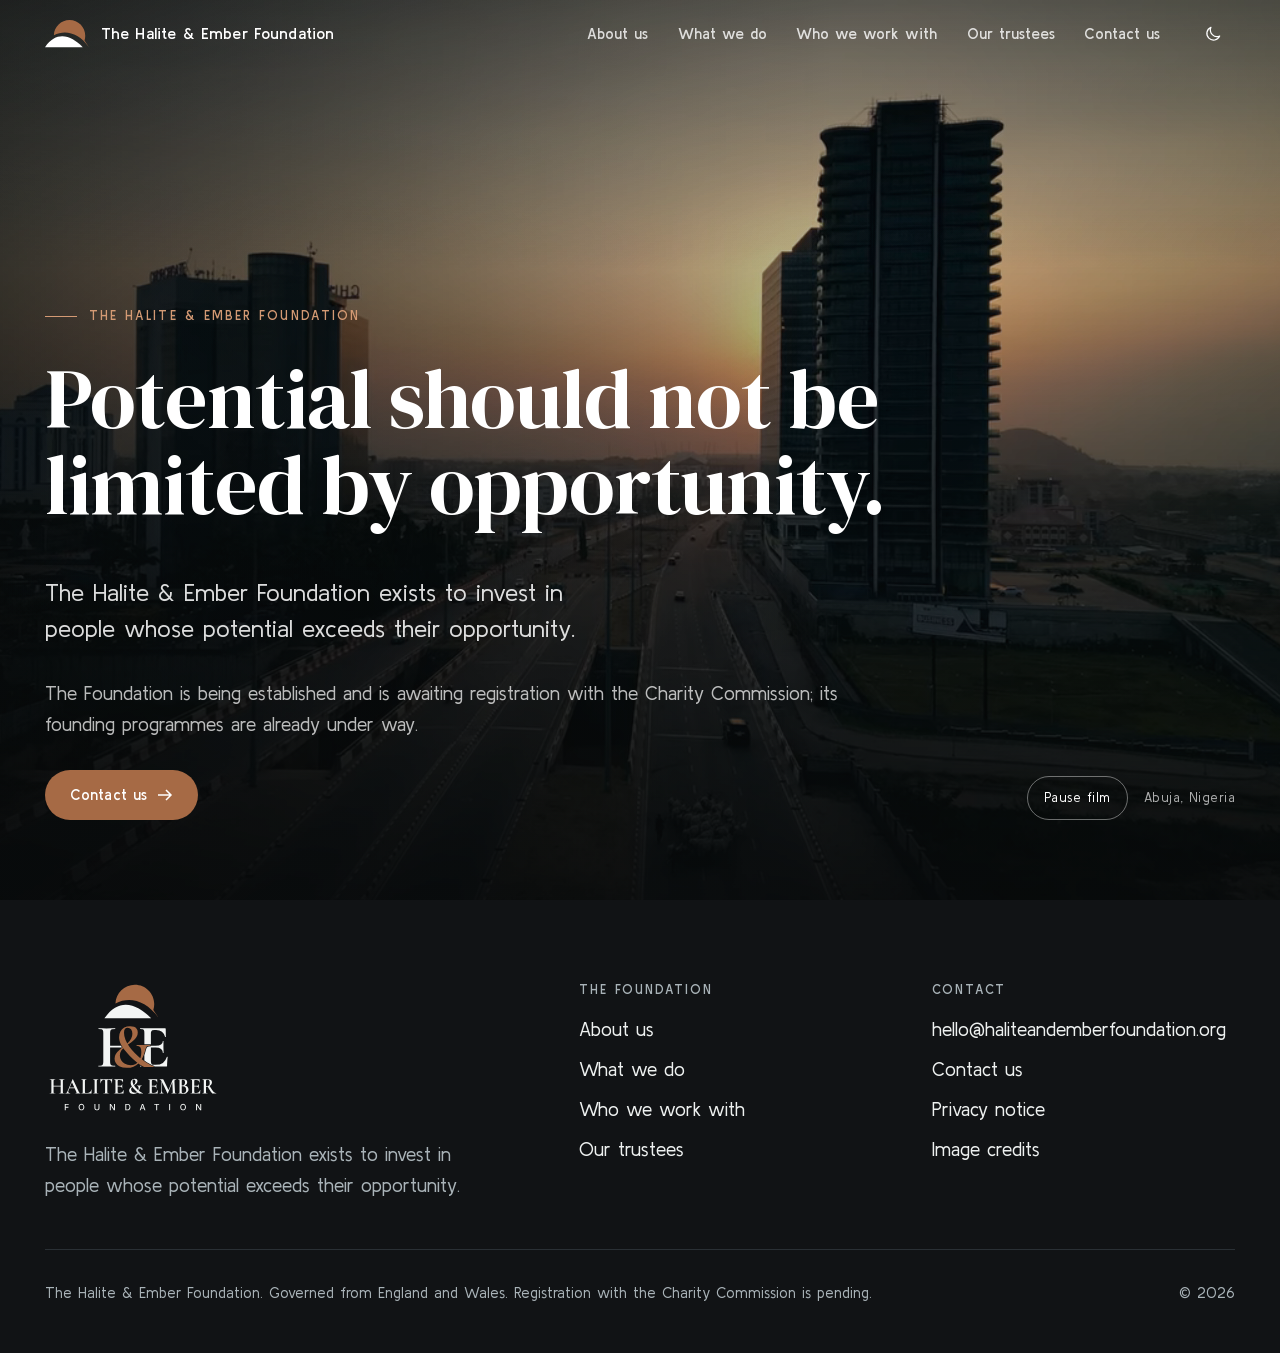
<file: index.html>
<!DOCTYPE html>
<html lang="en-GB">
<head>
<meta charset="utf-8">
<meta name="viewport" content="width=device-width, initial-scale=1">
<title>The Halite &amp; Ember Foundation</title>
<meta name="description" content="The Halite &amp; Ember Foundation exists to invest in people whose potential exceeds their opportunity. Governed from England and Wales, with Nigeria as its first operating country.">
<link rel="canonical" href="https://haliteandemberfoundation.org/">
<meta property="og:type" content="website">
<meta property="og:site_name" content="The Halite &amp; Ember Foundation">
<meta property="og:title" content="The Halite &amp; Ember Foundation">
<meta property="og:description" content="The Halite &amp; Ember Foundation exists to invest in people whose potential exceeds their opportunity.">
<meta property="og:url" content="https://haliteandemberfoundation.org/">
<meta property="og:image" content="https://haliteandemberfoundation.org/assets/img/bridge-night-1600.webp">
<meta name="theme-color" content="#111315">
<link rel="icon" href="/favicon.ico" sizes="32x32">
<link rel="icon" href="/favicon.svg" type="image/svg+xml">
<link rel="apple-touch-icon" href="/apple-touch-icon.png">
<link rel="preload" href="/assets/fonts/dm-serif-display-400.woff2" as="font" type="font/woff2" crossorigin>
<link rel="preload" href="/assets/fonts/kulim-park-400.woff2" as="font" type="font/woff2" crossorigin>
<link rel="preload" as="image" href="/assets/img/abuja-sunset-1600.webp" imagesrcset="/assets/img/abuja-sunset-800.webp 800w, /assets/img/abuja-sunset-1600.webp 1600w, /assets/img/abuja-sunset-2400.webp 2400w" imagesizes="100vw">
<link rel="stylesheet" href="/assets/css/site.css">
<script>try{var t=localStorage.getItem("hef-theme");if(t==="light"||t==="dark")document.documentElement.dataset.theme=t}catch(e){}</script>
<script src="/assets/js/site.js" defer></script>
</head>
<body>
<a class="skip-link" href="#main">Skip to content</a>

<header class="site-header site-header--overlay">
  <div class="wrap header-inner">
    <a class="brand" href="/" aria-label="The Halite &amp; Ember Foundation, home">
      <svg class="brand-mark" viewBox="0 0 188.3 116" aria-hidden="true"><path fill="#a66a45" d="M188.3 116L169.07 87.41C171.1 81.01 172.2 74.18 172.2 67.1C172.2 30.04 142.16 0 105.1 0C68.8 0 39.23 28.82 38.04 64.83C87.23 40.39 142.87 53.94 188.3 116Z"/><path fill="currentColor" d="M0 116C53.24 41.14 113.25 69.02 161.5 116Z"/></svg>
      <span>The Halite &amp; Ember <span class="brand-name-long">Foundation</span></span>
    </a>
    <nav aria-label="Main">
      <ul class="nav-list">
        <li><a class="nav-link" href="/about/">About us</a></li>
        <li><a class="nav-link" href="/programmes/">What we do</a></li>
        <li><a class="nav-link" href="/partners/">Who we work with</a></li>
        <li><a class="nav-link" href="/governance/">Our trustees</a></li>
        <li><a class="nav-link" href="/contact/">Contact us</a></li>
      </ul>
    </nav>
    <button class="icon-button theme-toggle" type="button" aria-label="Switch theme">
      <svg class="icon-moon" viewBox="0 0 24 24" aria-hidden="true"><path d="M20 14.5A8 8 0 0 1 9.5 4a8 8 0 1 0 10.5 10.5Z" fill="none" stroke="currentColor" stroke-width="1.5" stroke-linejoin="round"/></svg>
      <svg class="icon-sun" viewBox="0 0 24 24" aria-hidden="true"><circle cx="12" cy="12" r="4" fill="none" stroke="currentColor" stroke-width="1.5"/><path d="M12 2.5v2M12 19.5v2M2.5 12h2M19.5 12h2M5.3 5.3l1.4 1.4M17.3 17.3l1.4 1.4M5.3 18.7l1.4-1.4M17.3 6.7l1.4-1.4" stroke="currentColor" stroke-width="1.5" stroke-linecap="round"/></svg>
    </button>
    <button class="icon-button menu-toggle" type="button" aria-expanded="false" aria-controls="menu" aria-label="Open menu">
      <span class="bars" aria-hidden="true"><span class="bar"></span><span class="bar"></span></span>
    </button>
  </div>
</header>

<div class="menu" id="menu">
  <nav aria-label="Main, small screens">
    <ol class="menu-list">
      <li><a href="/about/"><span>01</span>About us</a></li>
      <li><a href="/programmes/"><span>02</span>What we do</a></li>
      <li><a href="/partners/"><span>03</span>Who we work with</a></li>
      <li><a href="/governance/"><span>04</span>Our trustees</a></li>
      <li><a href="/contact/"><span>05</span>Contact us</a></li>
    </ol>
  </nav>
  <div class="menu-foot">
    <p>Write to us</p>
    <a href="mailto:hello@haliteandemberfoundation.org">hello@haliteandemberfoundation.org</a>
  </div>
</div>

<main id="main">
  <section class="hero" aria-labelledby="hero-title">
    <div class="hero-media">
      <img src="/assets/img/abuja-sunset-1600.webp"
           srcset="/assets/img/abuja-sunset-800.webp 800w, /assets/img/abuja-sunset-1600.webp 1600w, /assets/img/abuja-sunset-2400.webp 2400w"
           sizes="100vw" width="2400" height="1350" fetchpriority="high"
           alt="The sun setting between tall buildings above a wide road in Abuja">
      <video class="hero-video" muted loop playsinline preload="none" aria-hidden="true" tabindex="-1" hidden>
        <source data-src="/assets/video/abuja-sunset-720.webm" type="video/webm">
        <source data-src="/assets/video/abuja-sunset-720.mp4" type="video/mp4">
      </video>
    </div>
    <div class="wrap">
      <div class="hero-content">
        <p class="eyebrow">The Halite &amp; Ember Foundation</p>
        <h1 id="hero-title">Potential should not be limited by opportunity.</h1>
        <p class="hero-mission">The Halite &amp; Ember Foundation exists to invest in people whose potential exceeds their opportunity.</p>
        <p class="hero-status">The Foundation is being established and is awaiting registration with the Charity Commission; its founding programmes are already under way.</p>
      </div>
      <div class="hero-foot">
        <div class="actions">
          <a class="button button--copper" href="/contact/">Contact us <svg class="arrow" width="16" height="16" viewBox="0 0 16 16" aria-hidden="true"><path d="M1 8h13M9 3l5 5-5 5" fill="none" stroke="currentColor" stroke-width="1.5"/></svg></a>
        </div>
        <div class="hero-note">
          <button class="film-toggle" type="button" hidden>Pause film</button>
          <p class="caption">Abuja, Nigeria</p>
        </div>
      </div>
    </div>
  </section>
</main>

<footer class="site-footer">
  <div class="wrap">
    <div class="footer-top">
      <div class="footer-about">
        <a class="footer-logo" href="/">
          <img src="/assets/img/brand/logo-stacked-reversed.svg" width="176" height="135" alt="The Halite &amp; Ember Foundation" loading="lazy">
        </a>
        <p class="footer-mission">The Halite &amp; Ember Foundation exists to invest in people whose potential exceeds their opportunity.</p>
      </div>
      <nav aria-label="Footer">
        <p class="footer-heading">The Foundation</p>
        <ul class="footer-links">
          <li><a href="/about/">About us</a></li>
          <li><a href="/programmes/">What we do</a></li>
          <li><a href="/partners/">Who we work with</a></li>
          <li><a href="/governance/">Our trustees</a></li>
        </ul>
      </nav>
      <div>
        <p class="footer-heading">Contact</p>
        <ul class="footer-links">
          <li><a href="mailto:hello@haliteandemberfoundation.org">hello@haliteandemberfoundation.org</a></li>
          <li><a href="/contact/">Contact us</a></li>
          <li><a href="/privacy/">Privacy notice</a></li>
          <li><a href="/credits/">Image credits</a></li>
        </ul>
      </div>
    </div>
    <div class="footer-legal">
      <!-- Charity number: when registration is complete, replace the line below with the registered status line and number. -->
      <p>The Halite &amp; Ember Foundation. Governed from England and Wales. Registration with the Charity Commission is pending.</p>
      <p>&copy; 2026</p>
    </div>
  </div>
</footer>
</body>
</html>
</file>
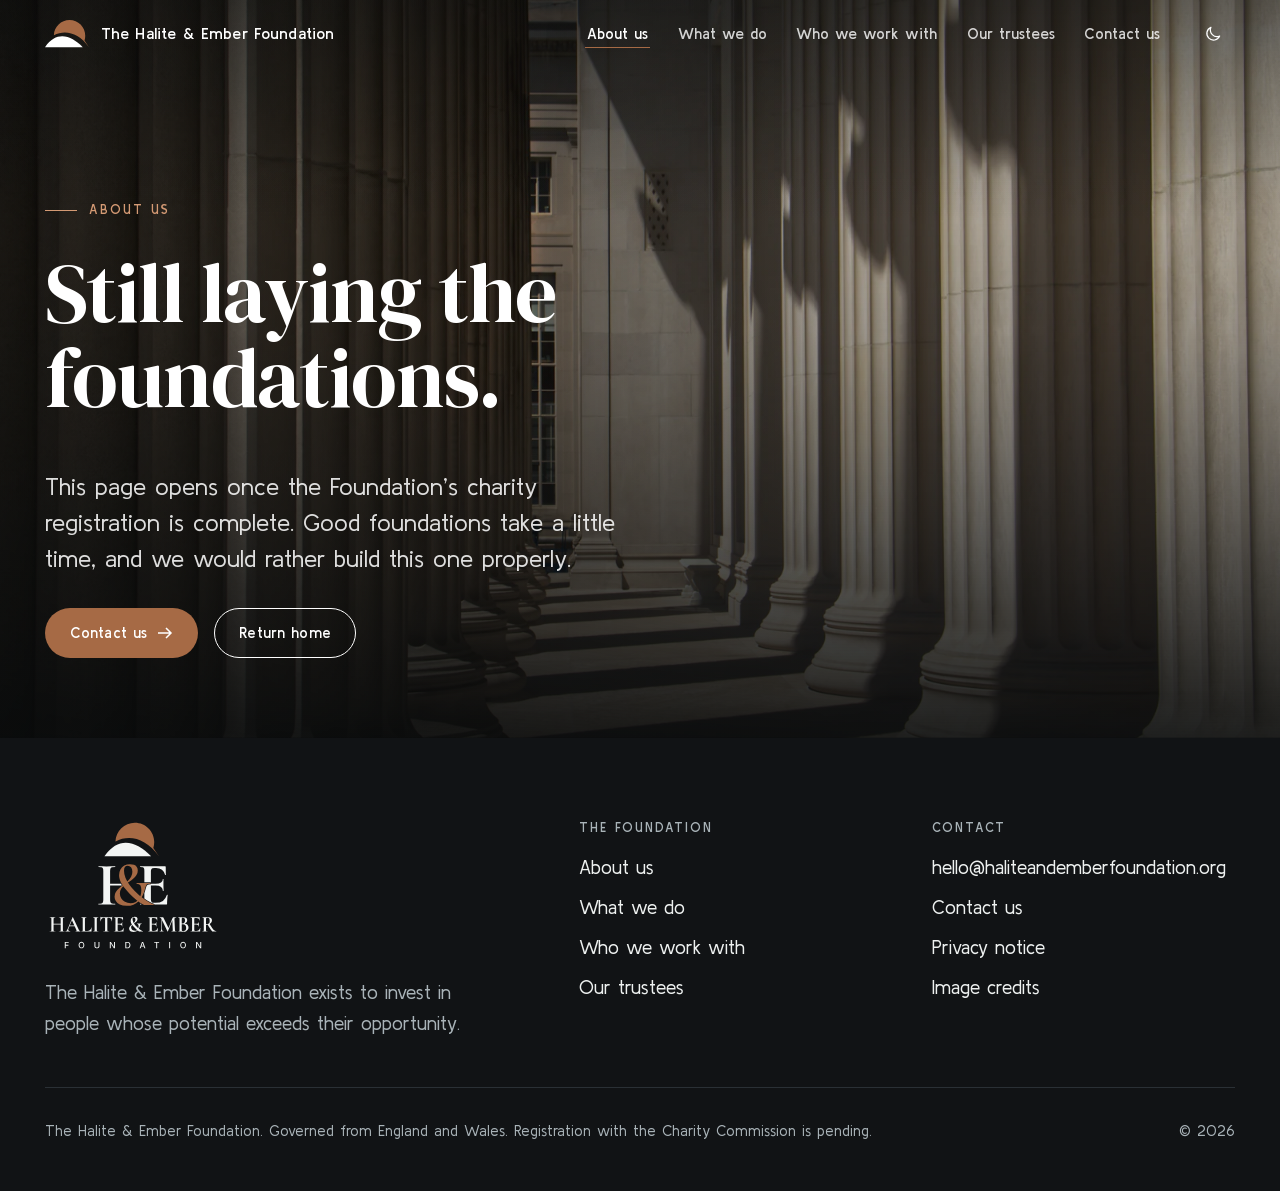
<file: about/index.html>
<!DOCTYPE html>
<html lang="en-GB">
<head>
<meta charset="utf-8">
<meta name="viewport" content="width=device-width, initial-scale=1">
<title>About us &bull; The Halite &amp; Ember Foundation</title>
<meta name="description" content="The About page of the Halite &amp; Ember Foundation opens once its charity registration is complete.">
<link rel="canonical" href="https://haliteandemberfoundation.org/about/">
<meta property="og:type" content="website">
<meta property="og:site_name" content="The Halite &amp; Ember Foundation">
<meta property="og:title" content="About &bull; The Halite &amp; Ember Foundation">
<meta property="og:description" content="Still laying the foundations.">
<meta property="og:url" content="https://haliteandemberfoundation.org/about/">
<meta property="og:image" content="https://haliteandemberfoundation.org/assets/img/colonnade-1600.webp">
<meta name="robots" content="noindex">
<meta name="theme-color" content="#111315">
<link rel="icon" href="/favicon.ico" sizes="32x32">
<link rel="icon" href="/favicon.svg" type="image/svg+xml">
<link rel="apple-touch-icon" href="/apple-touch-icon.png">
<link rel="preload" href="/assets/fonts/dm-serif-display-400.woff2" as="font" type="font/woff2" crossorigin>
<link rel="preload" href="/assets/fonts/kulim-park-400.woff2" as="font" type="font/woff2" crossorigin>
<link rel="stylesheet" href="/assets/css/site.css">
<script>try{var t=localStorage.getItem("hef-theme");if(t==="light"||t==="dark")document.documentElement.dataset.theme=t}catch(e){}</script>
<script src="/assets/js/site.js" defer></script>
</head>
<body>
<a class="skip-link" href="#main">Skip to content</a>

<header class="site-header site-header--overlay">
  <div class="wrap header-inner">
    <a class="brand" href="/" aria-label="The Halite &amp; Ember Foundation, home">
      <svg class="brand-mark" viewBox="0 0 188.3 116" aria-hidden="true"><path fill="#a66a45" d="M188.3 116L169.07 87.41C171.1 81.01 172.2 74.18 172.2 67.1C172.2 30.04 142.16 0 105.1 0C68.8 0 39.23 28.82 38.04 64.83C87.23 40.39 142.87 53.94 188.3 116Z"/><path fill="currentColor" d="M0 116C53.24 41.14 113.25 69.02 161.5 116Z"/></svg>
      <span>The Halite &amp; Ember <span class="brand-name-long">Foundation</span></span>
    </a>
    <nav aria-label="Main">
      <ul class="nav-list">
        <li><a class="nav-link" href="/about/" aria-current="page">About us</a></li>
        <li><a class="nav-link" href="/programmes/">What we do</a></li>
        <li><a class="nav-link" href="/partners/">Who we work with</a></li>
        <li><a class="nav-link" href="/governance/">Our trustees</a></li>
        <li><a class="nav-link" href="/contact/">Contact us</a></li>
      </ul>
    </nav>
    <button class="icon-button theme-toggle" type="button" aria-label="Switch theme">
      <svg class="icon-moon" viewBox="0 0 24 24" aria-hidden="true"><path d="M20 14.5A8 8 0 0 1 9.5 4a8 8 0 1 0 10.5 10.5Z" fill="none" stroke="currentColor" stroke-width="1.5" stroke-linejoin="round"/></svg>
      <svg class="icon-sun" viewBox="0 0 24 24" aria-hidden="true"><circle cx="12" cy="12" r="4" fill="none" stroke="currentColor" stroke-width="1.5"/><path d="M12 2.5v2M12 19.5v2M2.5 12h2M19.5 12h2M5.3 5.3l1.4 1.4M17.3 17.3l1.4 1.4M5.3 18.7l1.4-1.4M17.3 6.7l1.4-1.4" stroke="currentColor" stroke-width="1.5" stroke-linecap="round"/></svg>
    </button>
    <button class="icon-button menu-toggle" type="button" aria-expanded="false" aria-controls="menu" aria-label="Open menu">
      <span class="bars" aria-hidden="true"><span class="bar"></span><span class="bar"></span></span>
    </button>
  </div>
</header>

<div class="menu" id="menu">
  <nav aria-label="Main, small screens">
    <ol class="menu-list">
      <li><a href="/about/" aria-current="page"><span>01</span>About us</a></li>
      <li><a href="/programmes/"><span>02</span>What we do</a></li>
      <li><a href="/partners/"><span>03</span>Who we work with</a></li>
      <li><a href="/governance/"><span>04</span>Our trustees</a></li>
      <li><a href="/contact/"><span>05</span>Contact us</a></li>
    </ol>
  </nav>
  <div class="menu-foot">
    <p>Write to us</p>
    <a href="mailto:hello@haliteandemberfoundation.org">hello@haliteandemberfoundation.org</a>
  </div>
</div>

<main id="main">
  <section class="hero hero--page" aria-labelledby="page-title">
    <div class="hero-media">
      <img src="/assets/img/colonnade-1600.webp"
           srcset="/assets/img/colonnade-800.webp 800w, /assets/img/colonnade-1600.webp 1600w, /assets/img/colonnade-2400.webp 2400w"
           sizes="100vw" width="2400" height="1600" fetchpriority="high"
           alt="A row of stone columns casting long shadows in the sun">
    </div>
    <div class="wrap">
      <div class="hero-content">
        <p class="eyebrow">About us</p>
        <h1 id="page-title">Still laying the foundations.</h1>
        <p class="hero-mission">This page opens once the Foundation&rsquo;s charity registration is complete. Good foundations take a little time, and we would rather build this one properly.</p>
        <div class="actions">
          <a class="button button--copper" href="/contact/">Contact us <svg class="arrow" width="16" height="16" viewBox="0 0 16 16" aria-hidden="true"><path d="M1 8h13M9 3l5 5-5 5" fill="none" stroke="currentColor" stroke-width="1.5"/></svg></a>
          <a class="button button--ghost" href="/">Return home</a>
        </div>
      </div>
    </div>
  </section>
</main>

<footer class="site-footer">
  <div class="wrap">
    <div class="footer-top">
      <div class="footer-about">
        <a class="footer-logo" href="/">
          <img src="/assets/img/brand/logo-stacked-reversed.svg" width="176" height="135" alt="The Halite &amp; Ember Foundation" loading="lazy">
        </a>
        <p class="footer-mission">The Halite &amp; Ember Foundation exists to invest in people whose potential exceeds their opportunity.</p>
      </div>
      <nav aria-label="Footer">
        <p class="footer-heading">The Foundation</p>
        <ul class="footer-links">
          <li><a href="/about/">About us</a></li>
          <li><a href="/programmes/">What we do</a></li>
          <li><a href="/partners/">Who we work with</a></li>
          <li><a href="/governance/">Our trustees</a></li>
        </ul>
      </nav>
      <div>
        <p class="footer-heading">Contact</p>
        <ul class="footer-links">
          <li><a href="mailto:hello@haliteandemberfoundation.org">hello@haliteandemberfoundation.org</a></li>
          <li><a href="/contact/">Contact us</a></li>
          <li><a href="/privacy/">Privacy notice</a></li>
          <li><a href="/credits/">Image credits</a></li>
        </ul>
      </div>
    </div>
    <div class="footer-legal">
      <!-- Charity number: when registration is complete, replace the line below with the registered status line and number. -->
      <p>The Halite &amp; Ember Foundation. Governed from England and Wales. Registration with the Charity Commission is pending.</p>
      <p>&copy; 2026</p>
    </div>
  </div>
</footer>
</body>
</html>
</file>
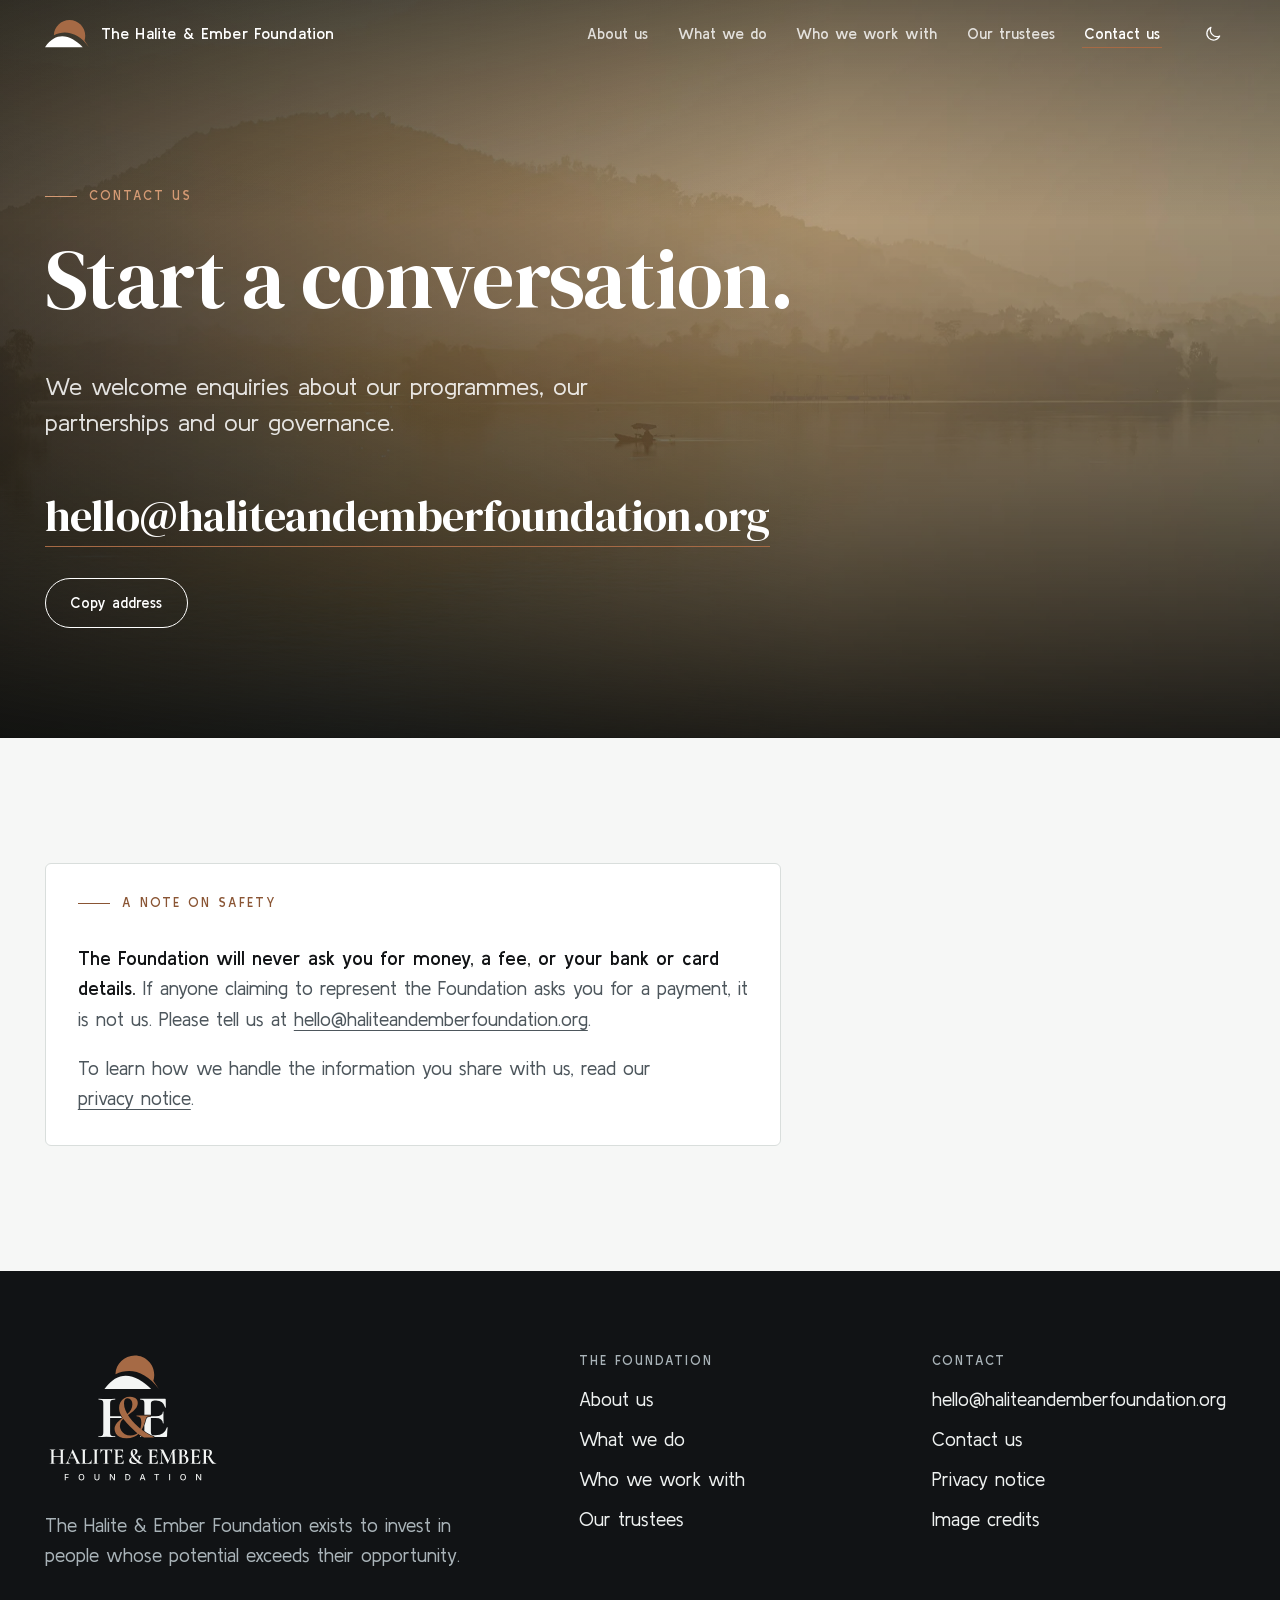
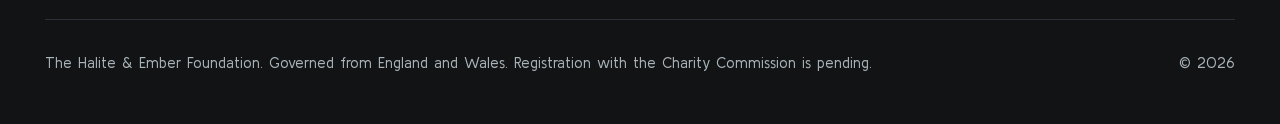
<file: contact/index.html>
<!DOCTYPE html>
<html lang="en-GB">
<head>
<meta charset="utf-8">
<meta name="viewport" content="width=device-width, initial-scale=1">
<title>Contact us &bull; The Halite &amp; Ember Foundation</title>
<meta name="description" content="Contact the Halite &amp; Ember Foundation at hello@haliteandemberfoundation.org.">
<link rel="canonical" href="https://haliteandemberfoundation.org/contact/">
<meta property="og:type" content="website">
<meta property="og:site_name" content="The Halite &amp; Ember Foundation">
<meta property="og:title" content="Contact the Halite &amp; Ember Foundation">
<meta property="og:description" content="Start a conversation.">
<meta property="og:url" content="https://haliteandemberfoundation.org/contact/">
<meta property="og:image" content="https://haliteandemberfoundation.org/assets/img/morning-lake-1600.webp">
<meta name="theme-color" content="#111315">
<link rel="icon" href="/favicon.ico" sizes="32x32">
<link rel="icon" href="/favicon.svg" type="image/svg+xml">
<link rel="apple-touch-icon" href="/apple-touch-icon.png">
<link rel="preload" href="/assets/fonts/dm-serif-display-400.woff2" as="font" type="font/woff2" crossorigin>
<link rel="preload" href="/assets/fonts/kulim-park-400.woff2" as="font" type="font/woff2" crossorigin>
<link rel="stylesheet" href="/assets/css/site.css">
<script>try{var t=localStorage.getItem("hef-theme");if(t==="light"||t==="dark")document.documentElement.dataset.theme=t}catch(e){}</script>
<script src="/assets/js/site.js" defer></script>
</head>
<body>
<a class="skip-link" href="#main">Skip to content</a>

<header class="site-header site-header--overlay">
  <div class="wrap header-inner">
    <a class="brand" href="/" aria-label="The Halite &amp; Ember Foundation, home">
      <svg class="brand-mark" viewBox="0 0 188.3 116" aria-hidden="true"><path fill="#a66a45" d="M188.3 116L169.07 87.41C171.1 81.01 172.2 74.18 172.2 67.1C172.2 30.04 142.16 0 105.1 0C68.8 0 39.23 28.82 38.04 64.83C87.23 40.39 142.87 53.94 188.3 116Z"/><path fill="currentColor" d="M0 116C53.24 41.14 113.25 69.02 161.5 116Z"/></svg>
      <span>The Halite &amp; Ember <span class="brand-name-long">Foundation</span></span>
    </a>
    <nav aria-label="Main">
      <ul class="nav-list">
        <li><a class="nav-link" href="/about/">About us</a></li>
        <li><a class="nav-link" href="/programmes/">What we do</a></li>
        <li><a class="nav-link" href="/partners/">Who we work with</a></li>
        <li><a class="nav-link" href="/governance/">Our trustees</a></li>
        <li><a class="nav-link" href="/contact/" aria-current="page">Contact us</a></li>
      </ul>
    </nav>
    <button class="icon-button theme-toggle" type="button" aria-label="Switch theme">
      <svg class="icon-moon" viewBox="0 0 24 24" aria-hidden="true"><path d="M20 14.5A8 8 0 0 1 9.5 4a8 8 0 1 0 10.5 10.5Z" fill="none" stroke="currentColor" stroke-width="1.5" stroke-linejoin="round"/></svg>
      <svg class="icon-sun" viewBox="0 0 24 24" aria-hidden="true"><circle cx="12" cy="12" r="4" fill="none" stroke="currentColor" stroke-width="1.5"/><path d="M12 2.5v2M12 19.5v2M2.5 12h2M19.5 12h2M5.3 5.3l1.4 1.4M17.3 17.3l1.4 1.4M5.3 18.7l1.4-1.4M17.3 6.7l1.4-1.4" stroke="currentColor" stroke-width="1.5" stroke-linecap="round"/></svg>
    </button>
    <button class="icon-button menu-toggle" type="button" aria-expanded="false" aria-controls="menu" aria-label="Open menu">
      <span class="bars" aria-hidden="true"><span class="bar"></span><span class="bar"></span></span>
    </button>
  </div>
</header>

<div class="menu" id="menu">
  <nav aria-label="Main, small screens">
    <ol class="menu-list">
      <li><a href="/about/"><span>01</span>About us</a></li>
      <li><a href="/programmes/"><span>02</span>What we do</a></li>
      <li><a href="/partners/"><span>03</span>Who we work with</a></li>
      <li><a href="/governance/"><span>04</span>Our trustees</a></li>
      <li><a href="/contact/" aria-current="page"><span>05</span>Contact us</a></li>
    </ol>
  </nav>
  <div class="menu-foot">
    <p>Write to us</p>
    <a href="mailto:hello@haliteandemberfoundation.org">hello@haliteandemberfoundation.org</a>
  </div>
</div>

<main id="main">
  <section class="hero hero--page" aria-labelledby="page-title">
    <div class="hero-media">
      <img src="/assets/img/morning-lake-1600.webp"
           srcset="/assets/img/morning-lake-800.webp 800w, /assets/img/morning-lake-1600.webp 1600w, /assets/img/morning-lake-2400.webp 2400w"
           sizes="100vw" width="2400" height="1920" fetchpriority="high"
           alt="A small boat crossing a still lake in golden morning mist, hills behind">
    </div>
    <div class="wrap">
      <div class="hero-content">
        <p class="eyebrow">Contact us</p>
        <h1 id="page-title">Start a conversation.</h1>
        <p class="hero-mission">We welcome enquiries about our programmes, our partnerships and our governance.</p>
        <a class="email-display" href="mailto:hello@haliteandemberfoundation.org">hello@haliteandemberfoundation.org</a>
        <div class="actions">
          <button class="button button--ghost copy-button" type="button" data-copy="hello@haliteandemberfoundation.org">Copy address</button>
        </div>
        <p class="copy-status" role="status" aria-live="polite"></p>
      </div>
    </div>
  </section>

  <section class="section" aria-labelledby="safety-title">
    <div class="wrap">
      <div class="callout" style="max-width: 46rem" data-reveal>
        <h2 id="safety-title" class="eyebrow">A note on safety</h2>
        <p><strong>The Foundation will never ask you for money, a fee, or your bank or card details.</strong> If anyone claiming to represent the Foundation asks you for a payment, it is not us. Please tell us at <a href="mailto:hello@haliteandemberfoundation.org">hello@haliteandemberfoundation.org</a>.</p>
        <p>To learn how we handle the information you share with us, read our <a href="/privacy/">privacy notice</a>.</p>
      </div>
    </div>
  </section>

</main>

<footer class="site-footer">
  <div class="wrap">
    <div class="footer-top">
      <div class="footer-about">
        <a class="footer-logo" href="/">
          <img src="/assets/img/brand/logo-stacked-reversed.svg" width="176" height="135" alt="The Halite &amp; Ember Foundation" loading="lazy">
        </a>
        <p class="footer-mission">The Halite &amp; Ember Foundation exists to invest in people whose potential exceeds their opportunity.</p>
      </div>
      <nav aria-label="Footer">
        <p class="footer-heading">The Foundation</p>
        <ul class="footer-links">
          <li><a href="/about/">About us</a></li>
          <li><a href="/programmes/">What we do</a></li>
          <li><a href="/partners/">Who we work with</a></li>
          <li><a href="/governance/">Our trustees</a></li>
        </ul>
      </nav>
      <div>
        <p class="footer-heading">Contact</p>
        <ul class="footer-links">
          <li><a href="mailto:hello@haliteandemberfoundation.org">hello@haliteandemberfoundation.org</a></li>
          <li><a href="/contact/">Contact us</a></li>
          <li><a href="/privacy/">Privacy notice</a></li>
          <li><a href="/credits/">Image credits</a></li>
        </ul>
      </div>
    </div>
    <div class="footer-legal">
      <!-- Charity number: when registration is complete, replace the line below with the registered status line and number. -->
      <p>The Halite &amp; Ember Foundation. Governed from England and Wales. Registration with the Charity Commission is pending.</p>
      <p>&copy; 2026</p>
    </div>
  </div>
</footer>
</body>
</html>
</file>
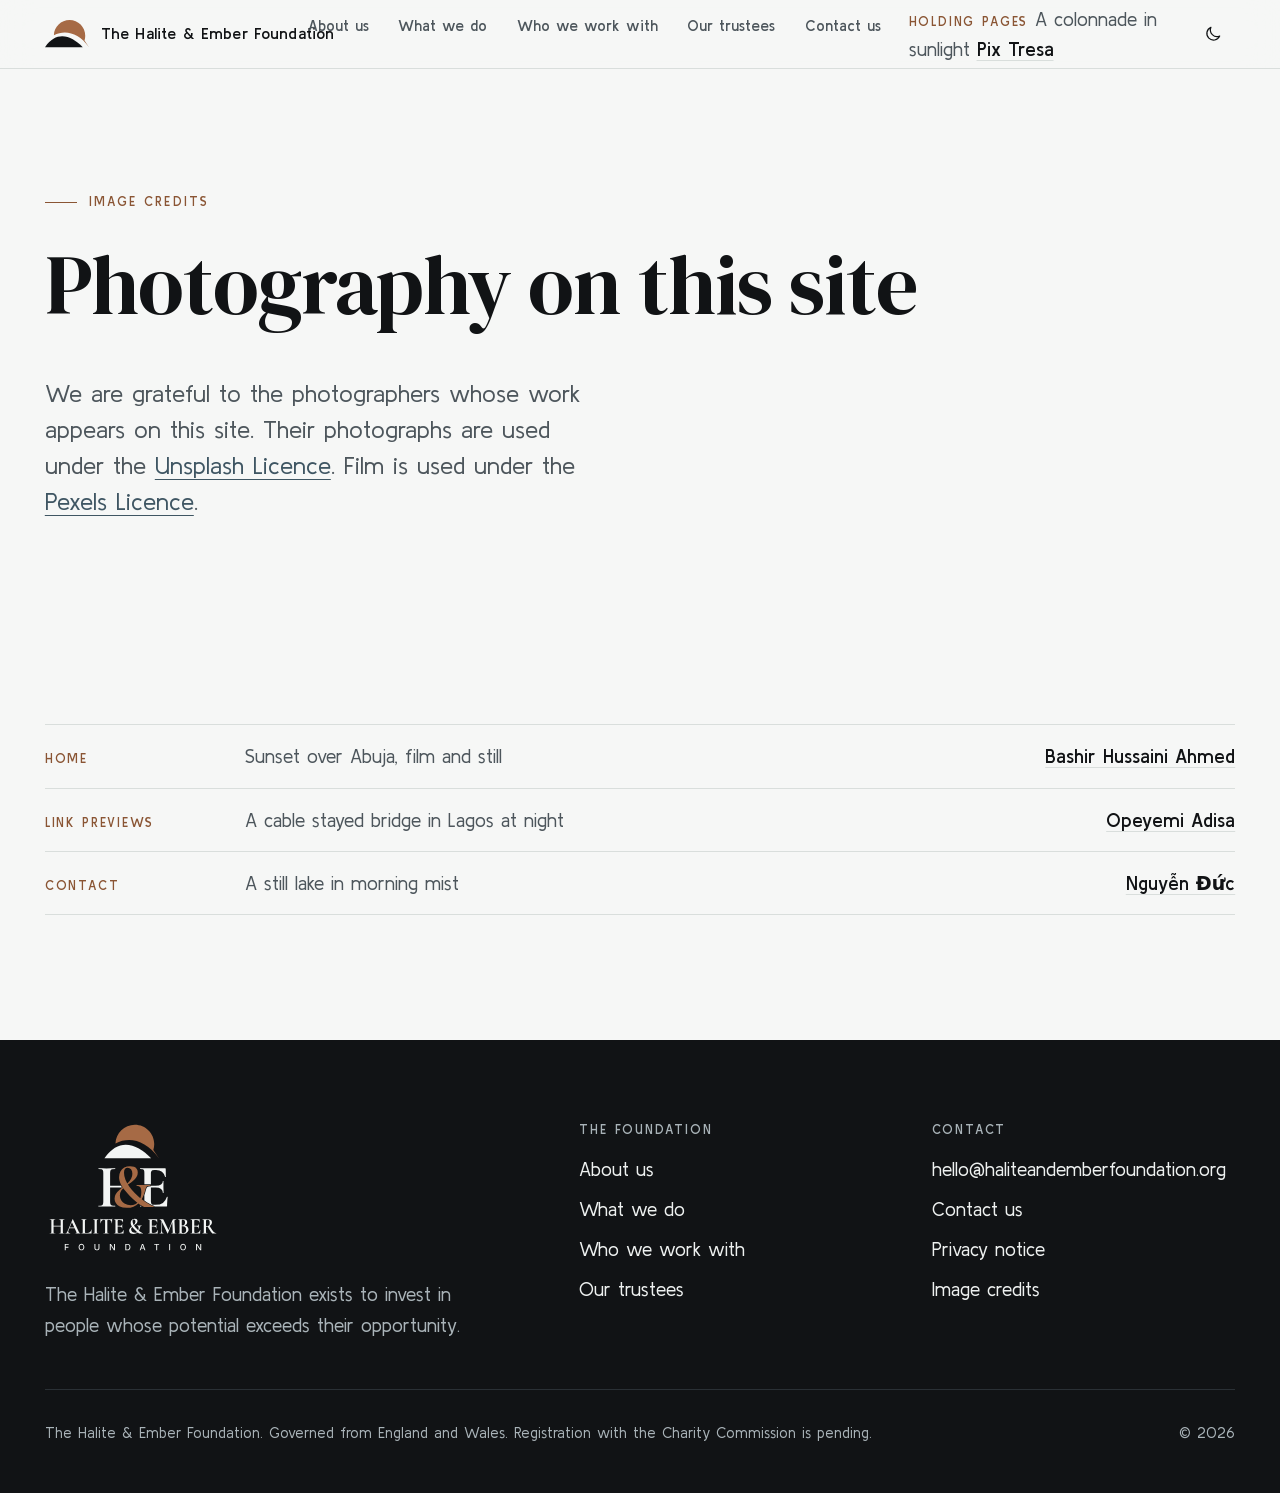
<file: credits/index.html>
<!DOCTYPE html>
<html lang="en-GB">
<head>
<meta charset="utf-8">
<meta name="viewport" content="width=device-width, initial-scale=1">
<title>Image credits &bull; The Halite &amp; Ember Foundation</title>
<meta name="description" content="Credits for the photography used on the website of the Halite &amp; Ember Foundation.">
<link rel="canonical" href="https://haliteandemberfoundation.org/credits/">
<meta property="og:type" content="website">
<meta property="og:site_name" content="The Halite &amp; Ember Foundation">
<meta property="og:title" content="Image credits">
<meta property="og:description" content="Credits for the photography used on this site.">
<meta property="og:url" content="https://haliteandemberfoundation.org/credits/">
<meta property="og:image" content="https://haliteandemberfoundation.org/assets/img/bridge-night-1600.webp">
<meta name="theme-color" content="#111315">
<link rel="icon" href="/favicon.ico" sizes="32x32">
<link rel="icon" href="/favicon.svg" type="image/svg+xml">
<link rel="apple-touch-icon" href="/apple-touch-icon.png">
<link rel="preload" href="/assets/fonts/dm-serif-display-400.woff2" as="font" type="font/woff2" crossorigin>
<link rel="preload" href="/assets/fonts/kulim-park-400.woff2" as="font" type="font/woff2" crossorigin>
<link rel="stylesheet" href="/assets/css/site.css">
<script>try{var t=localStorage.getItem("hef-theme");if(t==="light"||t==="dark")document.documentElement.dataset.theme=t}catch(e){}</script>
<script src="/assets/js/site.js" defer></script>
</head>
<body>
<a class="skip-link" href="#main">Skip to content</a>

<header class="site-header">
  <div class="wrap header-inner">
    <a class="brand" href="/" aria-label="The Halite &amp; Ember Foundation, home">
      <svg class="brand-mark" viewBox="0 0 188.3 116" aria-hidden="true"><path fill="#a66a45" d="M188.3 116L169.07 87.41C171.1 81.01 172.2 74.18 172.2 67.1C172.2 30.04 142.16 0 105.1 0C68.8 0 39.23 28.82 38.04 64.83C87.23 40.39 142.87 53.94 188.3 116Z"/><path fill="currentColor" d="M0 116C53.24 41.14 113.25 69.02 161.5 116Z"/></svg>
      <span>The Halite &amp; Ember <span class="brand-name-long">Foundation</span></span>
    </a>
    <nav aria-label="Main">
      <ul class="nav-list">
        <li><a class="nav-link" href="/about/">About us</a></li>
        <li><a class="nav-link" href="/programmes/">What we do</a></li>
        <li><a class="nav-link" href="/partners/">Who we work with</a></li>
        <li><a class="nav-link" href="/governance/">Our trustees</a></li>
        <li><a class="nav-link" href="/contact/">Contact us</a></li>
        <li>
          <span class="credit-page">Holding pages</span>
          <span class="credit-subject">A colonnade in sunlight</span>
          <a class="credit-link" href="https://unsplash.com/photos/LvvIma6We8U" rel="noopener">Pix Tresa<span class="visually-hidden">, photograph on Unsplash</span></a>
        </li>
      </ul>
    </nav>
    <button class="icon-button theme-toggle" type="button" aria-label="Switch theme">
      <svg class="icon-moon" viewBox="0 0 24 24" aria-hidden="true"><path d="M20 14.5A8 8 0 0 1 9.5 4a8 8 0 1 0 10.5 10.5Z" fill="none" stroke="currentColor" stroke-width="1.5" stroke-linejoin="round"/></svg>
      <svg class="icon-sun" viewBox="0 0 24 24" aria-hidden="true"><circle cx="12" cy="12" r="4" fill="none" stroke="currentColor" stroke-width="1.5"/><path d="M12 2.5v2M12 19.5v2M2.5 12h2M19.5 12h2M5.3 5.3l1.4 1.4M17.3 17.3l1.4 1.4M5.3 18.7l1.4-1.4M17.3 6.7l1.4-1.4" stroke="currentColor" stroke-width="1.5" stroke-linecap="round"/></svg>
    </button>
    <button class="icon-button menu-toggle" type="button" aria-expanded="false" aria-controls="menu" aria-label="Open menu">
      <span class="bars" aria-hidden="true"><span class="bar"></span><span class="bar"></span></span>
    </button>
  </div>
</header>

<div class="menu" id="menu">
  <nav aria-label="Main, small screens">
    <ol class="menu-list">
      <li><a href="/about/"><span>01</span>About us</a></li>
      <li><a href="/programmes/"><span>02</span>What we do</a></li>
      <li><a href="/partners/"><span>03</span>Who we work with</a></li>
      <li><a href="/governance/"><span>04</span>Our trustees</a></li>
      <li><a href="/contact/"><span>05</span>Contact us</a></li>
    </ol>
  </nav>
  <div class="menu-foot">
    <p>Write to us</p>
    <a href="mailto:hello@haliteandemberfoundation.org">hello@haliteandemberfoundation.org</a>
  </div>
</div>

<main id="main">
  <section class="page-hero" aria-labelledby="page-title">
    <div class="wrap">
      <p class="eyebrow">Image credits</p>
      <h1 id="page-title">Photography on this site</h1>
      <p class="lede">We are grateful to the photographers whose work appears on this site. Their photographs are used under the <a href="https://unsplash.com/license" rel="noopener">Unsplash Licence</a>. Film is used under the <a href="https://www.pexels.com/license/" rel="noopener">Pexels Licence</a>.</p>
    </div>
  </section>

  <section class="section">
    <div class="wrap">
      <ul class="credits">
        <li>
          <span class="credit-page">Home</span>
          <span class="credit-subject">Sunset over Abuja, film and still</span>
          <a class="credit-link" href="https://www.pexels.com/video/dramatic-urban-sunset-over-modern-highway-35467101/" rel="noopener">Bashir Hussaini Ahmed<span class="visually-hidden">, film on Pexels</span></a>
        </li>
        <li>
          <span class="credit-page">Link previews</span>
          <span class="credit-subject">A cable stayed bridge in Lagos at night</span>
          <a class="credit-link" href="https://unsplash.com/photos/Ww2j734hEcA" rel="noopener">Opeyemi Adisa<span class="visually-hidden">, photograph on Unsplash</span></a>
        </li>
        <li>
          <span class="credit-page">Contact</span>
          <span class="credit-subject">A still lake in morning mist</span>
          <a class="credit-link" href="https://unsplash.com/photos/KdNHbryN5kM" rel="noopener">Nguyễn Đức<span class="visually-hidden">, photograph on Unsplash</span></a>
        </li>
      </ul>
    </div>
  </section>
</main>

<footer class="site-footer">
  <div class="wrap">
    <div class="footer-top">
      <div class="footer-about">
        <a class="footer-logo" href="/">
          <img src="/assets/img/brand/logo-stacked-reversed.svg" width="176" height="135" alt="The Halite &amp; Ember Foundation" loading="lazy">
        </a>
        <p class="footer-mission">The Halite &amp; Ember Foundation exists to invest in people whose potential exceeds their opportunity.</p>
      </div>
      <nav aria-label="Footer">
        <p class="footer-heading">The Foundation</p>
        <ul class="footer-links">
          <li><a href="/about/">About us</a></li>
          <li><a href="/programmes/">What we do</a></li>
          <li><a href="/partners/">Who we work with</a></li>
          <li><a href="/governance/">Our trustees</a></li>
        </ul>
      </nav>
      <div>
        <p class="footer-heading">Contact</p>
        <ul class="footer-links">
          <li><a href="mailto:hello@haliteandemberfoundation.org">hello@haliteandemberfoundation.org</a></li>
          <li><a href="/contact/">Contact us</a></li>
          <li><a href="/privacy/">Privacy notice</a></li>
          <li><a href="/credits/">Image credits</a></li>
        </ul>
      </div>
    </div>
    <div class="footer-legal">
      <!-- Charity number: when registration is complete, replace the line below with the registered status line and number. -->
      <p>The Halite &amp; Ember Foundation. Governed from England and Wales. Registration with the Charity Commission is pending.</p>
      <p>&copy; 2026</p>
    </div>
  </div>
</footer>
</body>
</html>
</file>
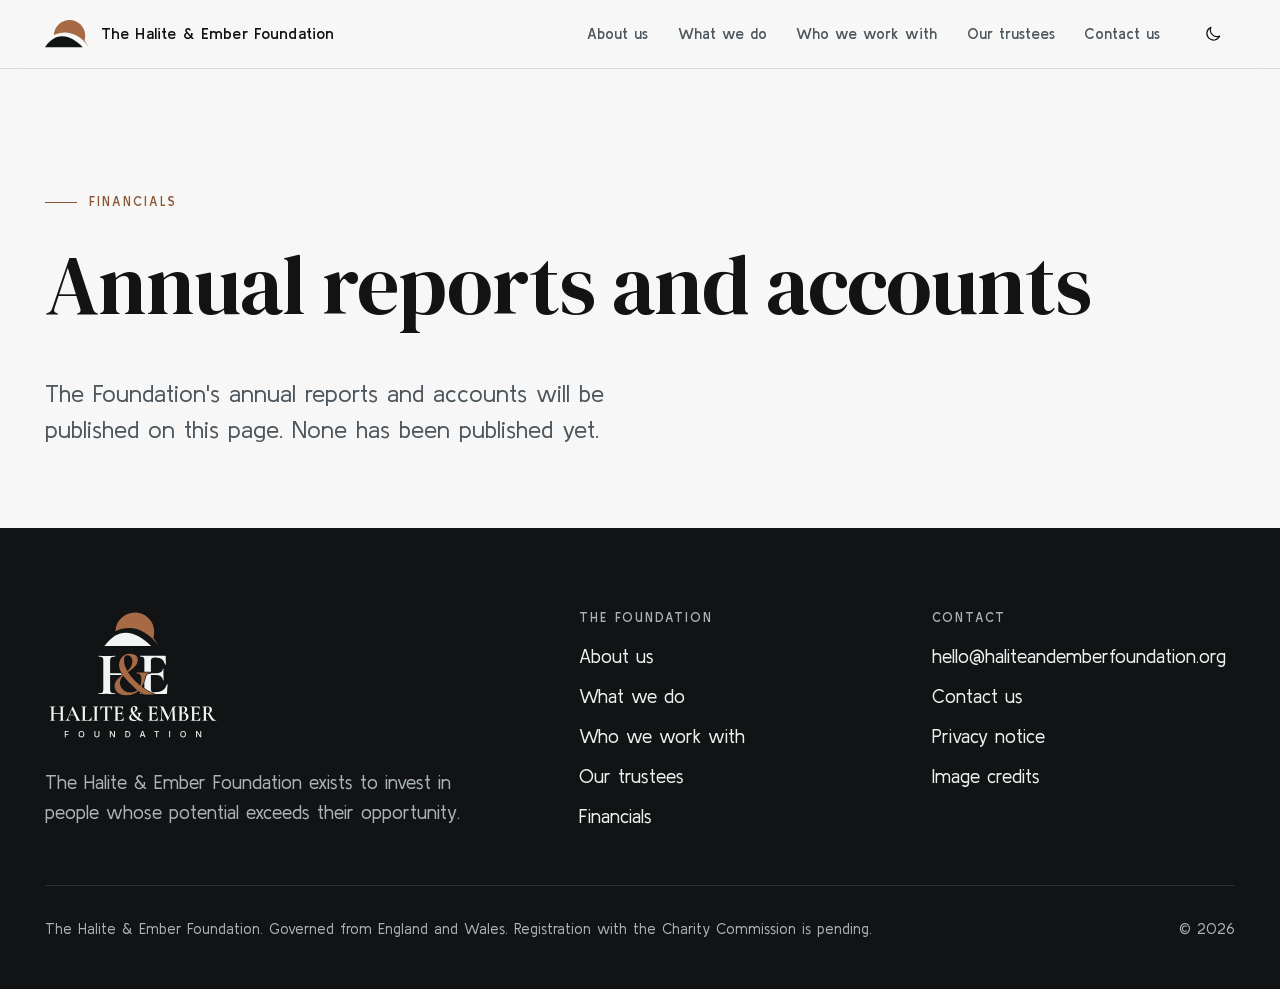
<file: financials/index.html>
<!DOCTYPE html>
<html lang="en-GB">
<head>
<meta charset="utf-8">
<meta name="viewport" content="width=device-width, initial-scale=1">
<title>Financials &bull; The Halite &amp; Ember Foundation</title>
<meta name="description" content="Annual reports and accounts of the Halite &amp; Ember Foundation.">
<link rel="canonical" href="https://haliteandemberfoundation.org/financials/">
<meta property="og:type" content="website">
<meta property="og:site_name" content="The Halite &amp; Ember Foundation">
<meta property="og:title" content="Financials">
<meta property="og:description" content="Annual reports and accounts of the Halite &amp; Ember Foundation.">
<meta property="og:url" content="https://haliteandemberfoundation.org/financials/">
<meta property="og:image" content="https://haliteandemberfoundation.org/assets/img/bridge-night-1600.webp">
<meta name="theme-color" content="#111315">
<link rel="icon" href="/favicon.ico" sizes="32x32">
<link rel="icon" href="/favicon.svg" type="image/svg+xml">
<link rel="apple-touch-icon" href="/apple-touch-icon.png">
<link rel="preload" href="/assets/fonts/dm-serif-display-400.woff2" as="font" type="font/woff2" crossorigin>
<link rel="preload" href="/assets/fonts/kulim-park-400.woff2" as="font" type="font/woff2" crossorigin>
<link rel="stylesheet" href="/assets/css/site.css">
<script>try{var t=localStorage.getItem("hef-theme");if(t==="light"||t==="dark")document.documentElement.dataset.theme=t}catch(e){}</script>
<script src="/assets/js/site.js" defer></script>
</head>
<body>
<a class="skip-link" href="#main">Skip to content</a>

<header class="site-header">
  <div class="wrap header-inner">
    <a class="brand" href="/" aria-label="The Halite &amp; Ember Foundation, home">
      <svg class="brand-mark" viewBox="0 0 188.3 116" aria-hidden="true"><path fill="#a66a45" d="M188.3 116L169.07 87.41C171.1 81.01 172.2 74.18 172.2 67.1C172.2 30.04 142.16 0 105.1 0C68.8 0 39.23 28.82 38.04 64.83C87.23 40.39 142.87 53.94 188.3 116Z"/><path fill="currentColor" d="M0 116C53.24 41.14 113.25 69.02 161.5 116Z"/></svg>
      <span>The Halite &amp; Ember <span class="brand-name-long">Foundation</span></span>
    </a>
    <nav aria-label="Main">
      <ul class="nav-list">
        <li><a class="nav-link" href="/about/">About us</a></li>
        <li><a class="nav-link" href="/programmes/">What we do</a></li>
        <li><a class="nav-link" href="/partners/">Who we work with</a></li>
        <li><a class="nav-link" href="/governance/">Our trustees</a></li>
        <li><a class="nav-link" href="/contact/">Contact us</a></li>
      </ul>
    </nav>
    <button class="icon-button theme-toggle" type="button" aria-label="Switch theme">
      <svg class="icon-moon" viewBox="0 0 24 24" aria-hidden="true"><path d="M20 14.5A8 8 0 0 1 9.5 4a8 8 0 1 0 10.5 10.5Z" fill="none" stroke="currentColor" stroke-width="1.5" stroke-linejoin="round"/></svg>
      <svg class="icon-sun" viewBox="0 0 24 24" aria-hidden="true"><circle cx="12" cy="12" r="4" fill="none" stroke="currentColor" stroke-width="1.5"/><path d="M12 2.5v2M12 19.5v2M2.5 12h2M19.5 12h2M5.3 5.3l1.4 1.4M17.3 17.3l1.4 1.4M5.3 18.7l1.4-1.4M17.3 6.7l1.4-1.4" stroke="currentColor" stroke-width="1.5" stroke-linecap="round"/></svg>
    </button>
    <button class="icon-button menu-toggle" type="button" aria-expanded="false" aria-controls="menu" aria-label="Open menu">
      <span class="bars" aria-hidden="true"><span class="bar"></span><span class="bar"></span></span>
    </button>
  </div>
</header>

<div class="menu" id="menu">
  <nav aria-label="Main, small screens">
    <ol class="menu-list">
      <li><a href="/about/"><span>01</span>About us</a></li>
      <li><a href="/programmes/"><span>02</span>What we do</a></li>
      <li><a href="/partners/"><span>03</span>Who we work with</a></li>
      <li><a href="/governance/"><span>04</span>Our trustees</a></li>
      <li><a href="/contact/"><span>05</span>Contact us</a></li>
    </ol>
  </nav>
  <div class="menu-foot">
    <p>Write to us</p>
    <a href="mailto:hello@haliteandemberfoundation.org">hello@haliteandemberfoundation.org</a>
  </div>
</div>

<main id="main">
  <section class="page-hero" aria-labelledby="page-title">
    <div class="wrap">
      <p class="eyebrow">Financials</p>
      <h1 id="page-title">Annual reports and accounts</h1>
      <p class="lede">The Foundation's annual reports and accounts will be published on this page. None has been published yet.</p>
    </div>
  </section>
</main>

<footer class="site-footer">
  <div class="wrap">
    <div class="footer-top">
      <div class="footer-about">
        <a class="footer-logo" href="/">
          <img src="/assets/img/brand/logo-stacked-reversed.svg" width="176" height="135" alt="The Halite &amp; Ember Foundation" loading="lazy">
        </a>
        <p class="footer-mission">The Halite &amp; Ember Foundation exists to invest in people whose potential exceeds their opportunity.</p>
      </div>
      <nav aria-label="Footer">
        <p class="footer-heading">The Foundation</p>
        <ul class="footer-links">
          <li><a href="/about/">About us</a></li>
          <li><a href="/programmes/">What we do</a></li>
          <li><a href="/partners/">Who we work with</a></li>
          <li><a href="/governance/">Our trustees</a></li>
          <li><a href="/financials/">Financials</a></li>
        </ul>
      </nav>
      <div>
        <p class="footer-heading">Contact</p>
        <ul class="footer-links">
          <li><a href="mailto:hello@haliteandemberfoundation.org">hello@haliteandemberfoundation.org</a></li>
          <li><a href="/contact/">Contact us</a></li>
          <li><a href="/privacy/">Privacy notice</a></li>
          <li><a href="/credits/">Image credits</a></li>
        </ul>
      </div>
    </div>
    <div class="footer-legal">
      <!-- Charity number: when registration is complete, replace the line below with the registered status line and number. -->
      <p>The Halite &amp; Ember Foundation. Governed from England and Wales. Registration with the Charity Commission is pending.</p>
      <p>&copy; 2026</p>
    </div>
  </div>
</footer>
</body>
</html>
</file>
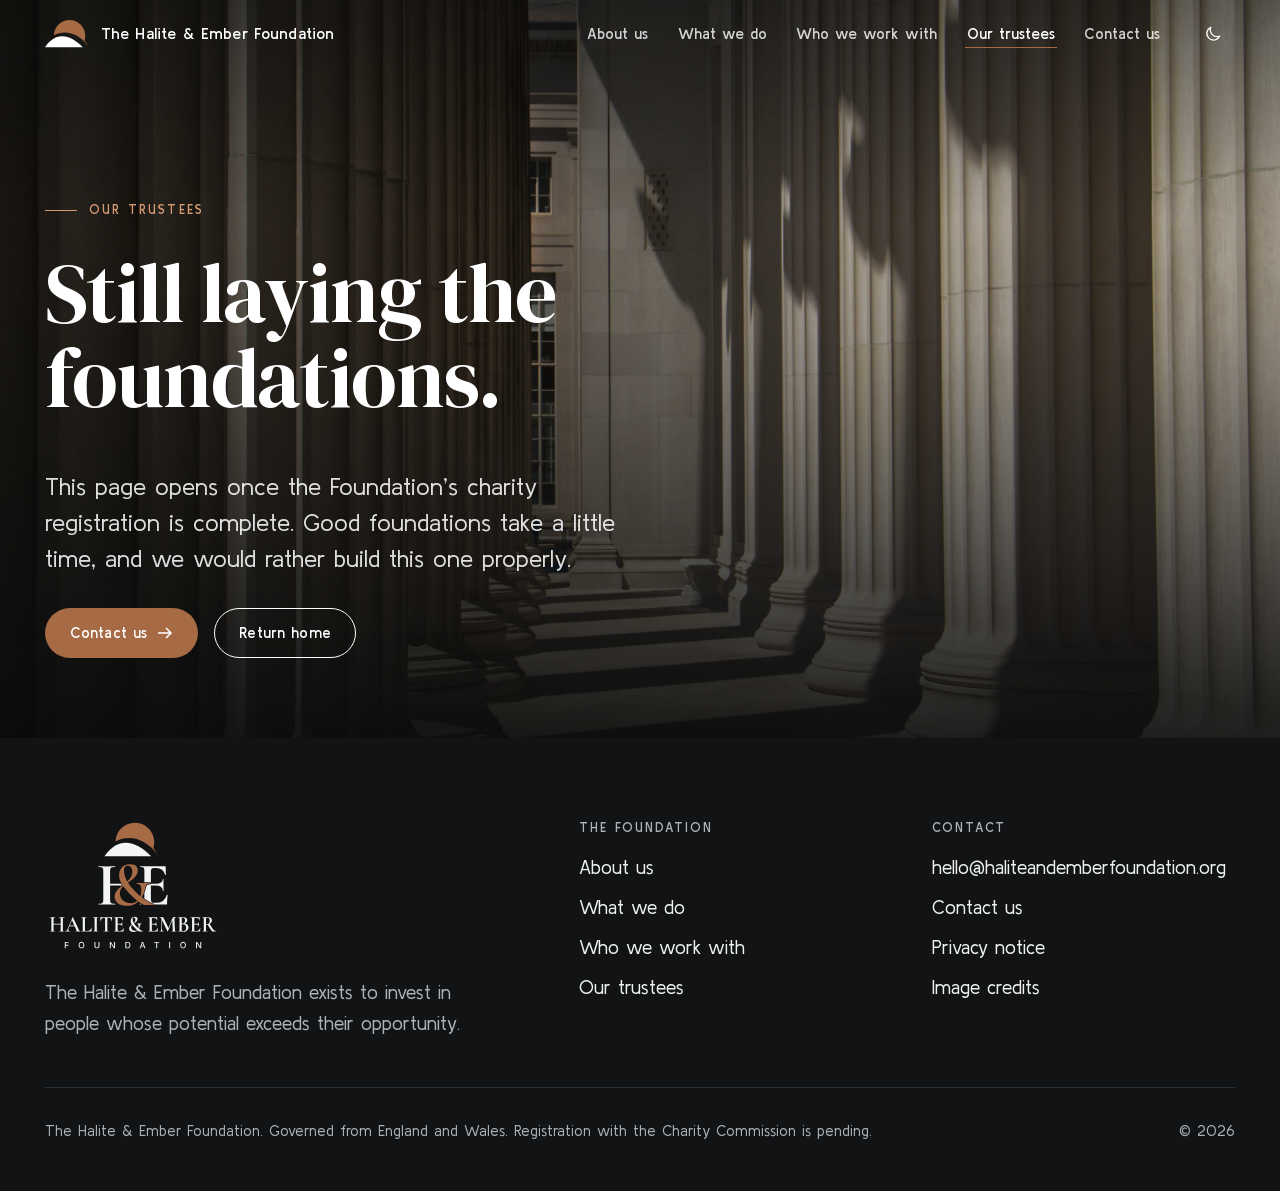
<file: governance/index.html>
<!DOCTYPE html>
<html lang="en-GB">
<head>
<meta charset="utf-8">
<meta name="viewport" content="width=device-width, initial-scale=1">
<title>Our trustees &bull; The Halite &amp; Ember Foundation</title>
<meta name="description" content="The Governance page of the Halite &amp; Ember Foundation opens once its charity registration is complete.">
<link rel="canonical" href="https://haliteandemberfoundation.org/governance/">
<meta property="og:type" content="website">
<meta property="og:site_name" content="The Halite &amp; Ember Foundation">
<meta property="og:title" content="Governance &bull; The Halite &amp; Ember Foundation">
<meta property="og:description" content="Still laying the foundations.">
<meta property="og:url" content="https://haliteandemberfoundation.org/governance/">
<meta property="og:image" content="https://haliteandemberfoundation.org/assets/img/colonnade-1600.webp">
<meta name="robots" content="noindex">
<meta name="theme-color" content="#111315">
<link rel="icon" href="/favicon.ico" sizes="32x32">
<link rel="icon" href="/favicon.svg" type="image/svg+xml">
<link rel="apple-touch-icon" href="/apple-touch-icon.png">
<link rel="preload" href="/assets/fonts/dm-serif-display-400.woff2" as="font" type="font/woff2" crossorigin>
<link rel="preload" href="/assets/fonts/kulim-park-400.woff2" as="font" type="font/woff2" crossorigin>
<link rel="stylesheet" href="/assets/css/site.css">
<script>try{var t=localStorage.getItem("hef-theme");if(t==="light"||t==="dark")document.documentElement.dataset.theme=t}catch(e){}</script>
<script src="/assets/js/site.js" defer></script>
</head>
<body>
<a class="skip-link" href="#main">Skip to content</a>

<header class="site-header site-header--overlay">
  <div class="wrap header-inner">
    <a class="brand" href="/" aria-label="The Halite &amp; Ember Foundation, home">
      <svg class="brand-mark" viewBox="0 0 188.3 116" aria-hidden="true"><path fill="#a66a45" d="M188.3 116L169.07 87.41C171.1 81.01 172.2 74.18 172.2 67.1C172.2 30.04 142.16 0 105.1 0C68.8 0 39.23 28.82 38.04 64.83C87.23 40.39 142.87 53.94 188.3 116Z"/><path fill="currentColor" d="M0 116C53.24 41.14 113.25 69.02 161.5 116Z"/></svg>
      <span>The Halite &amp; Ember <span class="brand-name-long">Foundation</span></span>
    </a>
    <nav aria-label="Main">
      <ul class="nav-list">
        <li><a class="nav-link" href="/about/">About us</a></li>
        <li><a class="nav-link" href="/programmes/">What we do</a></li>
        <li><a class="nav-link" href="/partners/">Who we work with</a></li>
        <li><a class="nav-link" href="/governance/" aria-current="page">Our trustees</a></li>
        <li><a class="nav-link" href="/contact/">Contact us</a></li>
      </ul>
    </nav>
    <button class="icon-button theme-toggle" type="button" aria-label="Switch theme">
      <svg class="icon-moon" viewBox="0 0 24 24" aria-hidden="true"><path d="M20 14.5A8 8 0 0 1 9.5 4a8 8 0 1 0 10.5 10.5Z" fill="none" stroke="currentColor" stroke-width="1.5" stroke-linejoin="round"/></svg>
      <svg class="icon-sun" viewBox="0 0 24 24" aria-hidden="true"><circle cx="12" cy="12" r="4" fill="none" stroke="currentColor" stroke-width="1.5"/><path d="M12 2.5v2M12 19.5v2M2.5 12h2M19.5 12h2M5.3 5.3l1.4 1.4M17.3 17.3l1.4 1.4M5.3 18.7l1.4-1.4M17.3 6.7l1.4-1.4" stroke="currentColor" stroke-width="1.5" stroke-linecap="round"/></svg>
    </button>
    <button class="icon-button menu-toggle" type="button" aria-expanded="false" aria-controls="menu" aria-label="Open menu">
      <span class="bars" aria-hidden="true"><span class="bar"></span><span class="bar"></span></span>
    </button>
  </div>
</header>

<div class="menu" id="menu">
  <nav aria-label="Main, small screens">
    <ol class="menu-list">
      <li><a href="/about/"><span>01</span>About us</a></li>
      <li><a href="/programmes/"><span>02</span>What we do</a></li>
      <li><a href="/partners/"><span>03</span>Who we work with</a></li>
      <li><a href="/governance/" aria-current="page"><span>04</span>Our trustees</a></li>
      <li><a href="/contact/"><span>05</span>Contact us</a></li>
    </ol>
  </nav>
  <div class="menu-foot">
    <p>Write to us</p>
    <a href="mailto:hello@haliteandemberfoundation.org">hello@haliteandemberfoundation.org</a>
  </div>
</div>

<main id="main">
  <section class="hero hero--page" aria-labelledby="page-title">
    <div class="hero-media">
      <img src="/assets/img/colonnade-1600.webp"
           srcset="/assets/img/colonnade-800.webp 800w, /assets/img/colonnade-1600.webp 1600w, /assets/img/colonnade-2400.webp 2400w"
           sizes="100vw" width="2400" height="1600" fetchpriority="high"
           alt="A row of stone columns casting long shadows in the sun">
    </div>
    <div class="wrap">
      <div class="hero-content">
        <p class="eyebrow">Our trustees</p>
        <h1 id="page-title">Still laying the foundations.</h1>
        <p class="hero-mission">This page opens once the Foundation&rsquo;s charity registration is complete. Good foundations take a little time, and we would rather build this one properly.</p>
        <div class="actions">
          <a class="button button--copper" href="/contact/">Contact us <svg class="arrow" width="16" height="16" viewBox="0 0 16 16" aria-hidden="true"><path d="M1 8h13M9 3l5 5-5 5" fill="none" stroke="currentColor" stroke-width="1.5"/></svg></a>
          <a class="button button--ghost" href="/">Return home</a>
        </div>
      </div>
    </div>
  </section>
</main>

<footer class="site-footer">
  <div class="wrap">
    <div class="footer-top">
      <div class="footer-about">
        <a class="footer-logo" href="/">
          <img src="/assets/img/brand/logo-stacked-reversed.svg" width="176" height="135" alt="The Halite &amp; Ember Foundation" loading="lazy">
        </a>
        <p class="footer-mission">The Halite &amp; Ember Foundation exists to invest in people whose potential exceeds their opportunity.</p>
      </div>
      <nav aria-label="Footer">
        <p class="footer-heading">The Foundation</p>
        <ul class="footer-links">
          <li><a href="/about/">About us</a></li>
          <li><a href="/programmes/">What we do</a></li>
          <li><a href="/partners/">Who we work with</a></li>
          <li><a href="/governance/">Our trustees</a></li>
        </ul>
      </nav>
      <div>
        <p class="footer-heading">Contact</p>
        <ul class="footer-links">
          <li><a href="mailto:hello@haliteandemberfoundation.org">hello@haliteandemberfoundation.org</a></li>
          <li><a href="/contact/">Contact us</a></li>
          <li><a href="/privacy/">Privacy notice</a></li>
          <li><a href="/credits/">Image credits</a></li>
        </ul>
      </div>
    </div>
    <div class="footer-legal">
      <!-- Charity number: when registration is complete, replace the line below with the registered status line and number. -->
      <p>The Halite &amp; Ember Foundation. Governed from England and Wales. Registration with the Charity Commission is pending.</p>
      <p>&copy; 2026</p>
    </div>
  </div>
</footer>
</body>
</html>
</file>
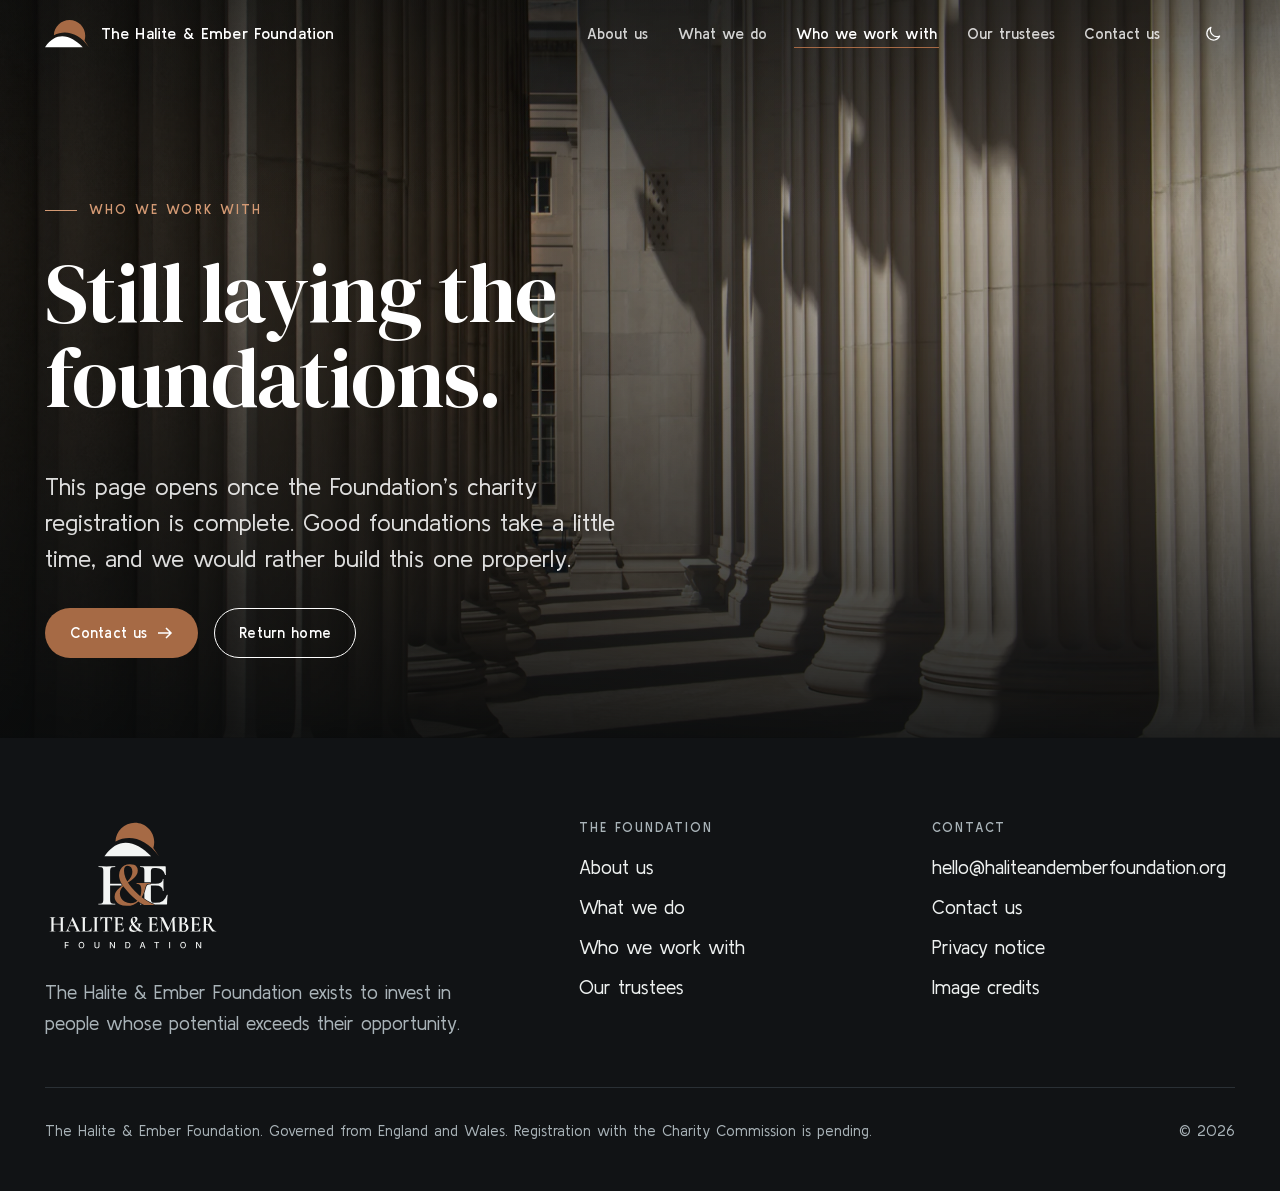
<file: partners/index.html>
<!DOCTYPE html>
<html lang="en-GB">
<head>
<meta charset="utf-8">
<meta name="viewport" content="width=device-width, initial-scale=1">
<title>Who we work with &bull; The Halite &amp; Ember Foundation</title>
<meta name="description" content="The Partners page of the Halite &amp; Ember Foundation opens once its charity registration is complete.">
<link rel="canonical" href="https://haliteandemberfoundation.org/partners/">
<meta property="og:type" content="website">
<meta property="og:site_name" content="The Halite &amp; Ember Foundation">
<meta property="og:title" content="Partners &bull; The Halite &amp; Ember Foundation">
<meta property="og:description" content="Still laying the foundations.">
<meta property="og:url" content="https://haliteandemberfoundation.org/partners/">
<meta property="og:image" content="https://haliteandemberfoundation.org/assets/img/colonnade-1600.webp">
<meta name="robots" content="noindex">
<meta name="theme-color" content="#111315">
<link rel="icon" href="/favicon.ico" sizes="32x32">
<link rel="icon" href="/favicon.svg" type="image/svg+xml">
<link rel="apple-touch-icon" href="/apple-touch-icon.png">
<link rel="preload" href="/assets/fonts/dm-serif-display-400.woff2" as="font" type="font/woff2" crossorigin>
<link rel="preload" href="/assets/fonts/kulim-park-400.woff2" as="font" type="font/woff2" crossorigin>
<link rel="stylesheet" href="/assets/css/site.css">
<script>try{var t=localStorage.getItem("hef-theme");if(t==="light"||t==="dark")document.documentElement.dataset.theme=t}catch(e){}</script>
<script src="/assets/js/site.js" defer></script>
</head>
<body>
<a class="skip-link" href="#main">Skip to content</a>

<header class="site-header site-header--overlay">
  <div class="wrap header-inner">
    <a class="brand" href="/" aria-label="The Halite &amp; Ember Foundation, home">
      <svg class="brand-mark" viewBox="0 0 188.3 116" aria-hidden="true"><path fill="#a66a45" d="M188.3 116L169.07 87.41C171.1 81.01 172.2 74.18 172.2 67.1C172.2 30.04 142.16 0 105.1 0C68.8 0 39.23 28.82 38.04 64.83C87.23 40.39 142.87 53.94 188.3 116Z"/><path fill="currentColor" d="M0 116C53.24 41.14 113.25 69.02 161.5 116Z"/></svg>
      <span>The Halite &amp; Ember <span class="brand-name-long">Foundation</span></span>
    </a>
    <nav aria-label="Main">
      <ul class="nav-list">
        <li><a class="nav-link" href="/about/">About us</a></li>
        <li><a class="nav-link" href="/programmes/">What we do</a></li>
        <li><a class="nav-link" href="/partners/" aria-current="page">Who we work with</a></li>
        <li><a class="nav-link" href="/governance/">Our trustees</a></li>
        <li><a class="nav-link" href="/contact/">Contact us</a></li>
      </ul>
    </nav>
    <button class="icon-button theme-toggle" type="button" aria-label="Switch theme">
      <svg class="icon-moon" viewBox="0 0 24 24" aria-hidden="true"><path d="M20 14.5A8 8 0 0 1 9.5 4a8 8 0 1 0 10.5 10.5Z" fill="none" stroke="currentColor" stroke-width="1.5" stroke-linejoin="round"/></svg>
      <svg class="icon-sun" viewBox="0 0 24 24" aria-hidden="true"><circle cx="12" cy="12" r="4" fill="none" stroke="currentColor" stroke-width="1.5"/><path d="M12 2.5v2M12 19.5v2M2.5 12h2M19.5 12h2M5.3 5.3l1.4 1.4M17.3 17.3l1.4 1.4M5.3 18.7l1.4-1.4M17.3 6.7l1.4-1.4" stroke="currentColor" stroke-width="1.5" stroke-linecap="round"/></svg>
    </button>
    <button class="icon-button menu-toggle" type="button" aria-expanded="false" aria-controls="menu" aria-label="Open menu">
      <span class="bars" aria-hidden="true"><span class="bar"></span><span class="bar"></span></span>
    </button>
  </div>
</header>

<div class="menu" id="menu">
  <nav aria-label="Main, small screens">
    <ol class="menu-list">
      <li><a href="/about/"><span>01</span>About us</a></li>
      <li><a href="/programmes/"><span>02</span>What we do</a></li>
      <li><a href="/partners/" aria-current="page"><span>03</span>Who we work with</a></li>
      <li><a href="/governance/"><span>04</span>Our trustees</a></li>
      <li><a href="/contact/"><span>05</span>Contact us</a></li>
    </ol>
  </nav>
  <div class="menu-foot">
    <p>Write to us</p>
    <a href="mailto:hello@haliteandemberfoundation.org">hello@haliteandemberfoundation.org</a>
  </div>
</div>

<main id="main">
  <section class="hero hero--page" aria-labelledby="page-title">
    <div class="hero-media">
      <img src="/assets/img/colonnade-1600.webp"
           srcset="/assets/img/colonnade-800.webp 800w, /assets/img/colonnade-1600.webp 1600w, /assets/img/colonnade-2400.webp 2400w"
           sizes="100vw" width="2400" height="1600" fetchpriority="high"
           alt="A row of stone columns casting long shadows in the sun">
    </div>
    <div class="wrap">
      <div class="hero-content">
        <p class="eyebrow">Who we work with</p>
        <h1 id="page-title">Still laying the foundations.</h1>
        <p class="hero-mission">This page opens once the Foundation&rsquo;s charity registration is complete. Good foundations take a little time, and we would rather build this one properly.</p>
        <div class="actions">
          <a class="button button--copper" href="/contact/">Contact us <svg class="arrow" width="16" height="16" viewBox="0 0 16 16" aria-hidden="true"><path d="M1 8h13M9 3l5 5-5 5" fill="none" stroke="currentColor" stroke-width="1.5"/></svg></a>
          <a class="button button--ghost" href="/">Return home</a>
        </div>
      </div>
    </div>
  </section>
</main>

<footer class="site-footer">
  <div class="wrap">
    <div class="footer-top">
      <div class="footer-about">
        <a class="footer-logo" href="/">
          <img src="/assets/img/brand/logo-stacked-reversed.svg" width="176" height="135" alt="The Halite &amp; Ember Foundation" loading="lazy">
        </a>
        <p class="footer-mission">The Halite &amp; Ember Foundation exists to invest in people whose potential exceeds their opportunity.</p>
      </div>
      <nav aria-label="Footer">
        <p class="footer-heading">The Foundation</p>
        <ul class="footer-links">
          <li><a href="/about/">About us</a></li>
          <li><a href="/programmes/">What we do</a></li>
          <li><a href="/partners/">Who we work with</a></li>
          <li><a href="/governance/">Our trustees</a></li>
        </ul>
      </nav>
      <div>
        <p class="footer-heading">Contact</p>
        <ul class="footer-links">
          <li><a href="mailto:hello@haliteandemberfoundation.org">hello@haliteandemberfoundation.org</a></li>
          <li><a href="/contact/">Contact us</a></li>
          <li><a href="/privacy/">Privacy notice</a></li>
          <li><a href="/credits/">Image credits</a></li>
        </ul>
      </div>
    </div>
    <div class="footer-legal">
      <!-- Charity number: when registration is complete, replace the line below with the registered status line and number. -->
      <p>The Halite &amp; Ember Foundation. Governed from England and Wales. Registration with the Charity Commission is pending.</p>
      <p>&copy; 2026</p>
    </div>
  </div>
</footer>
</body>
</html>
</file>
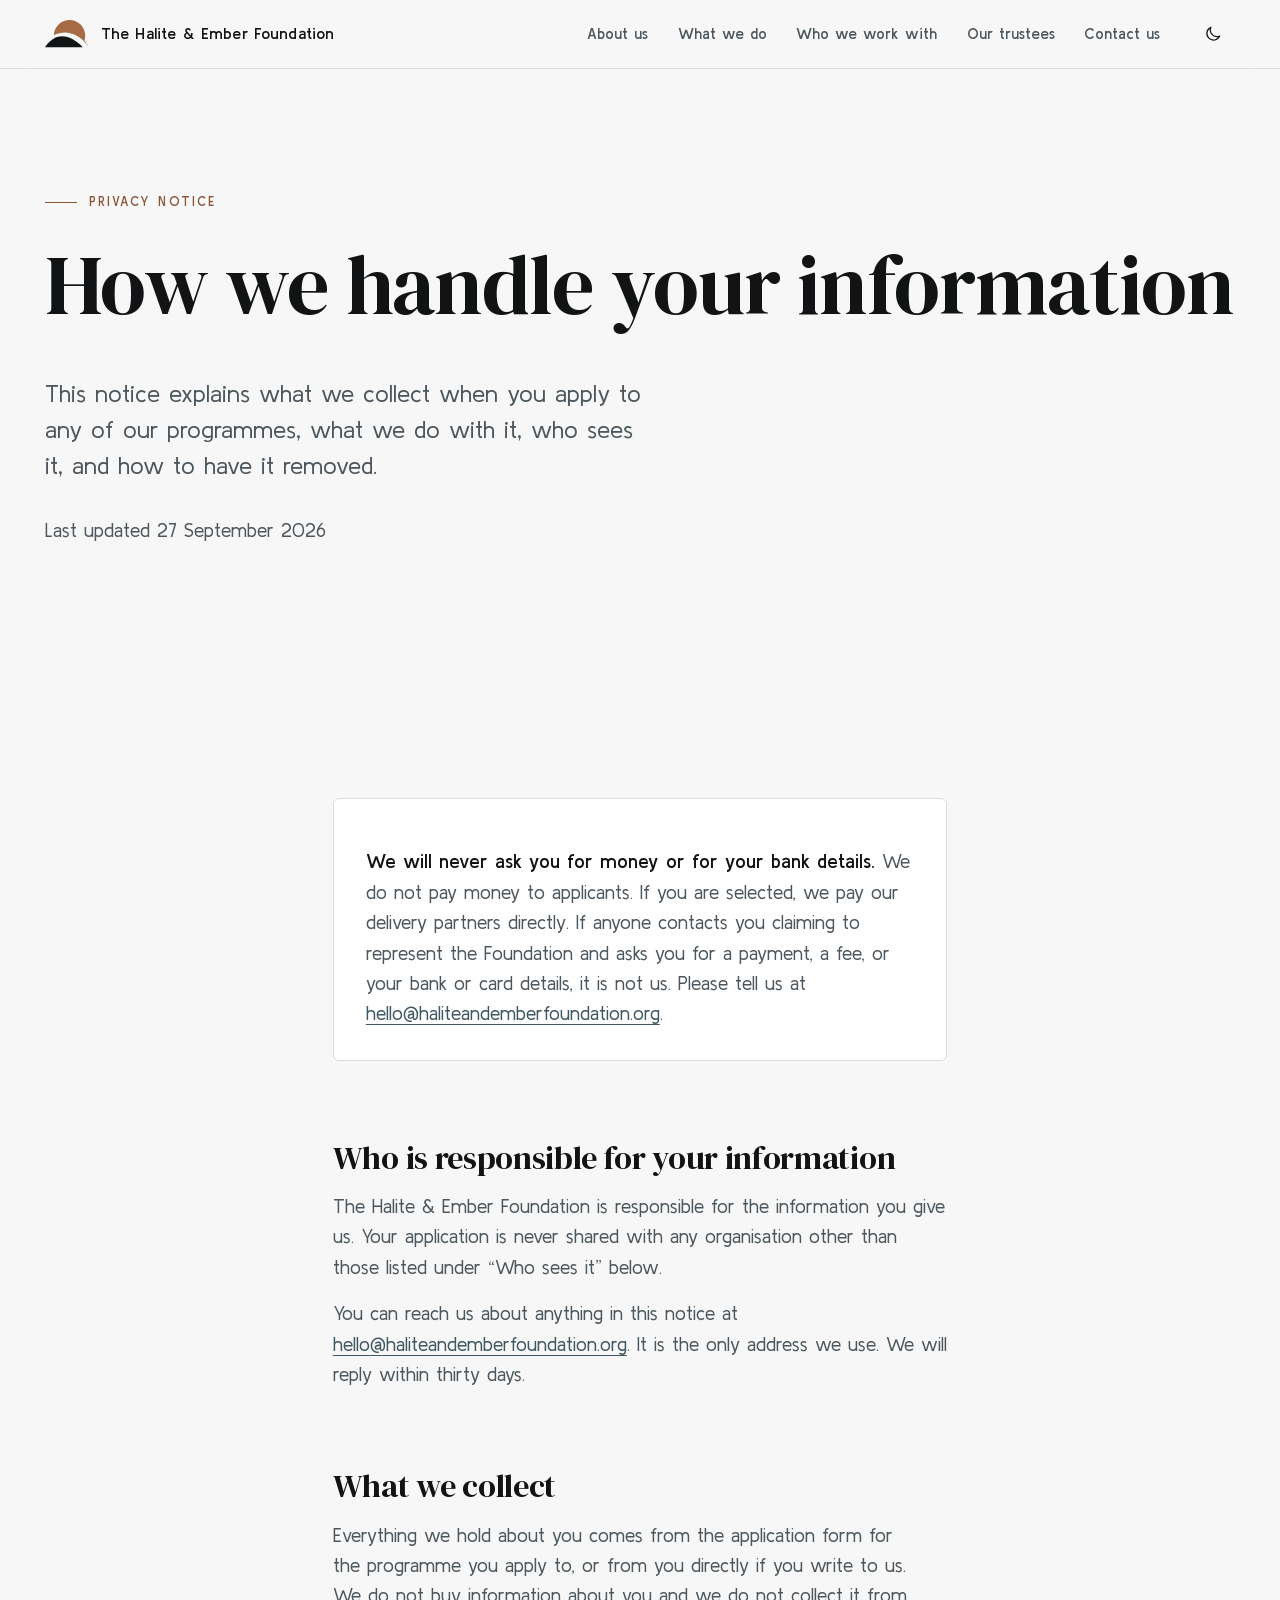
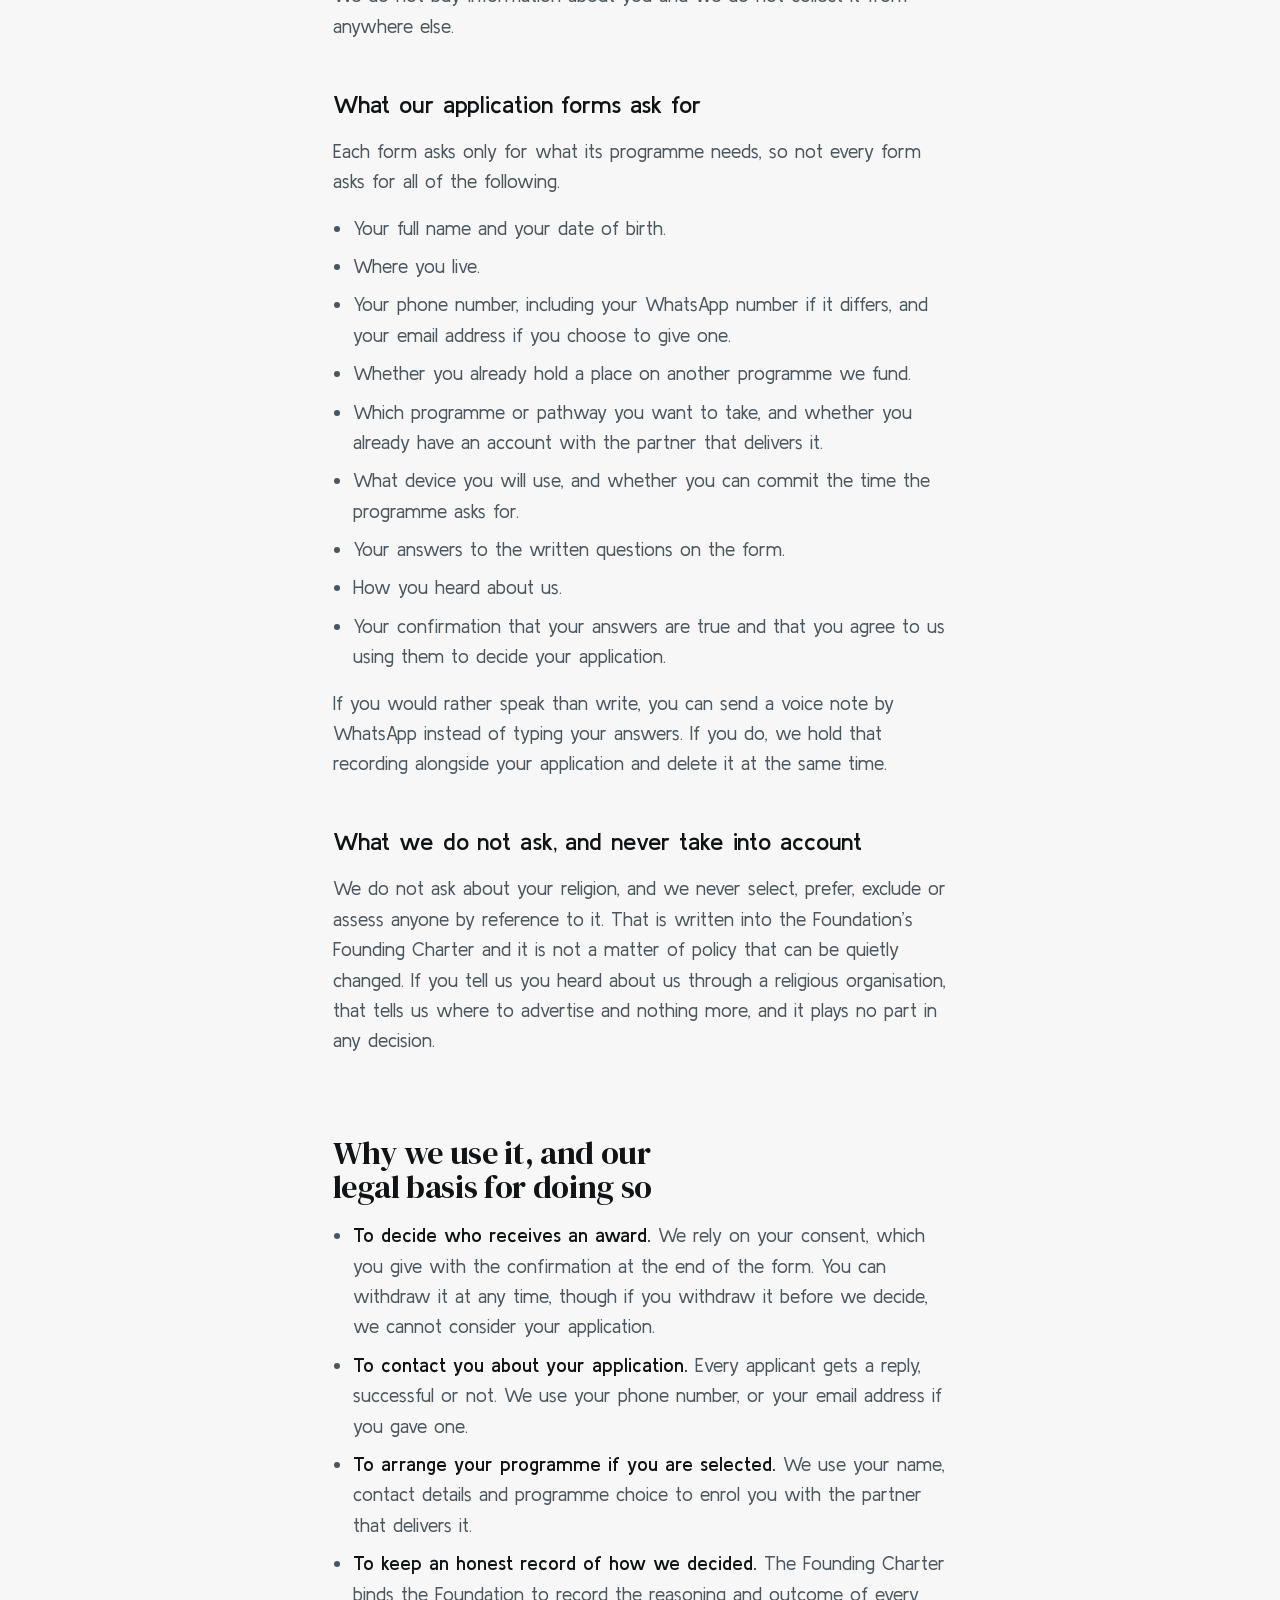
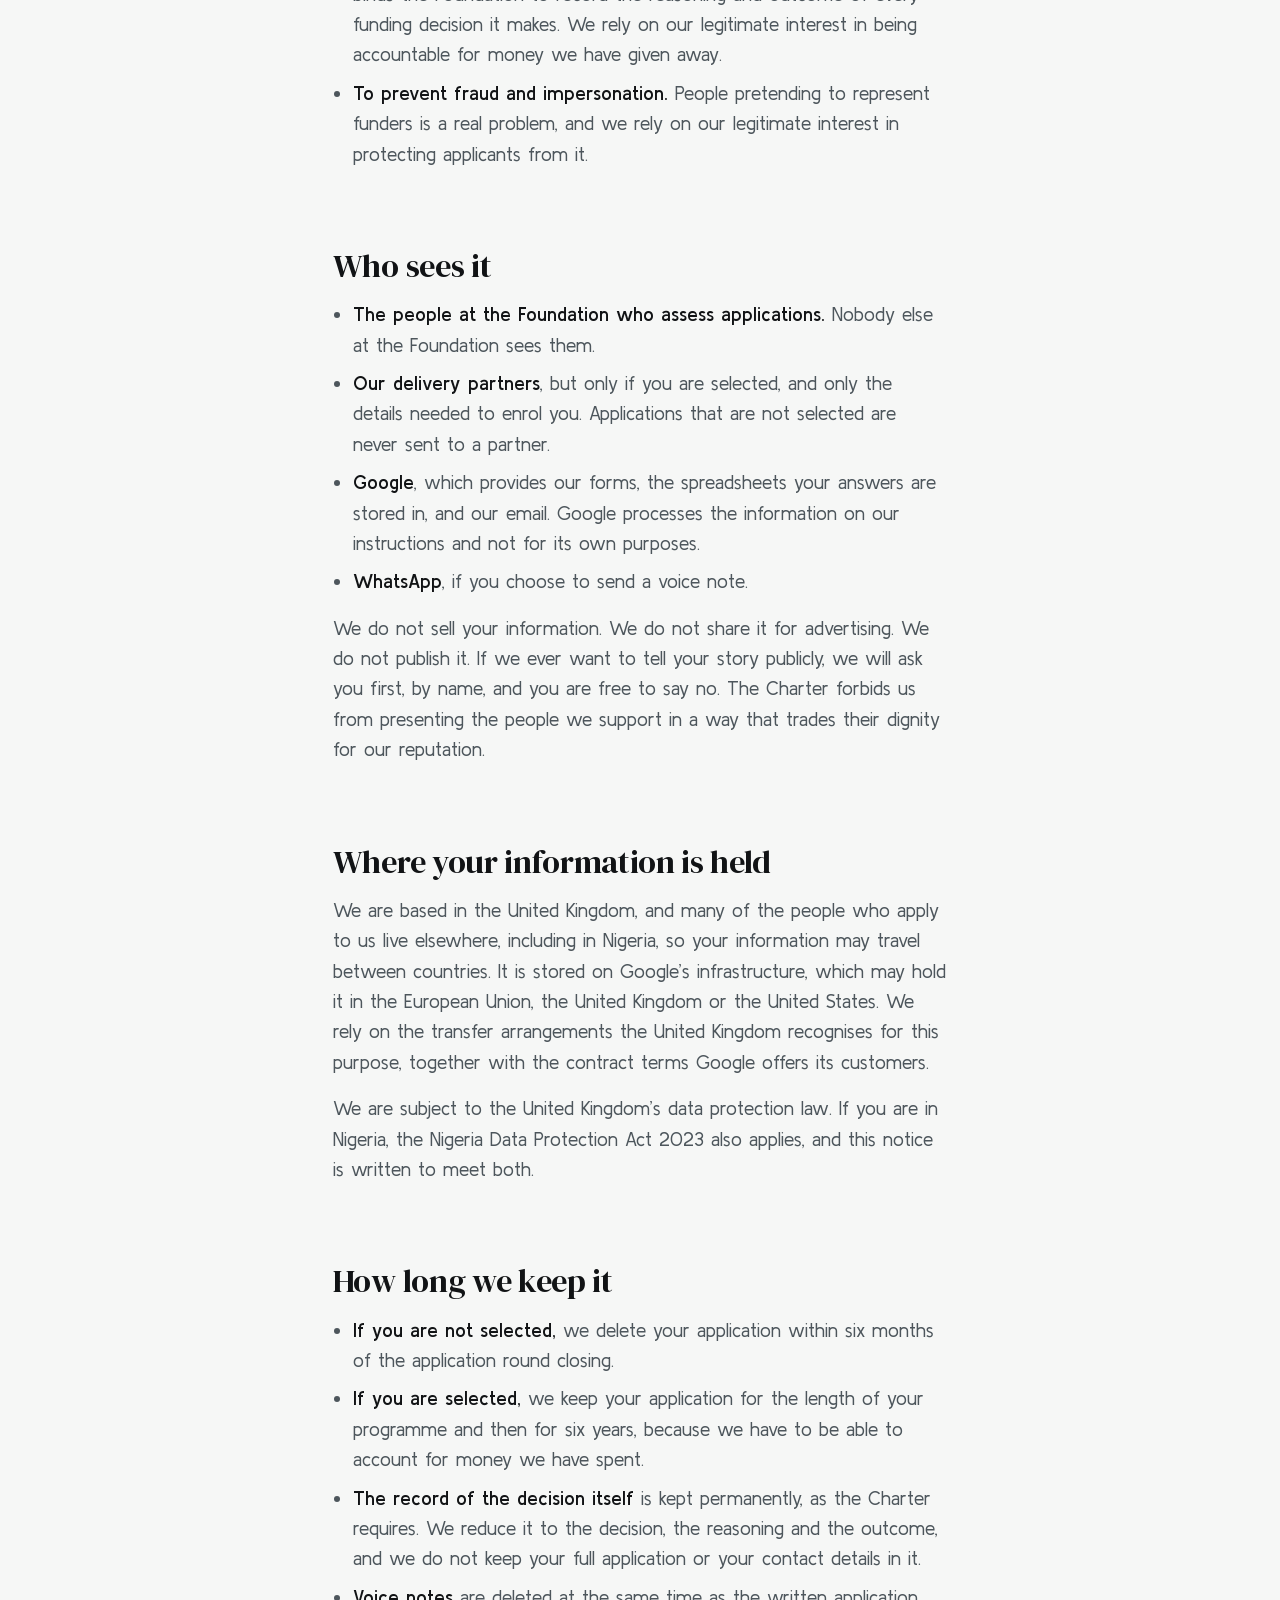
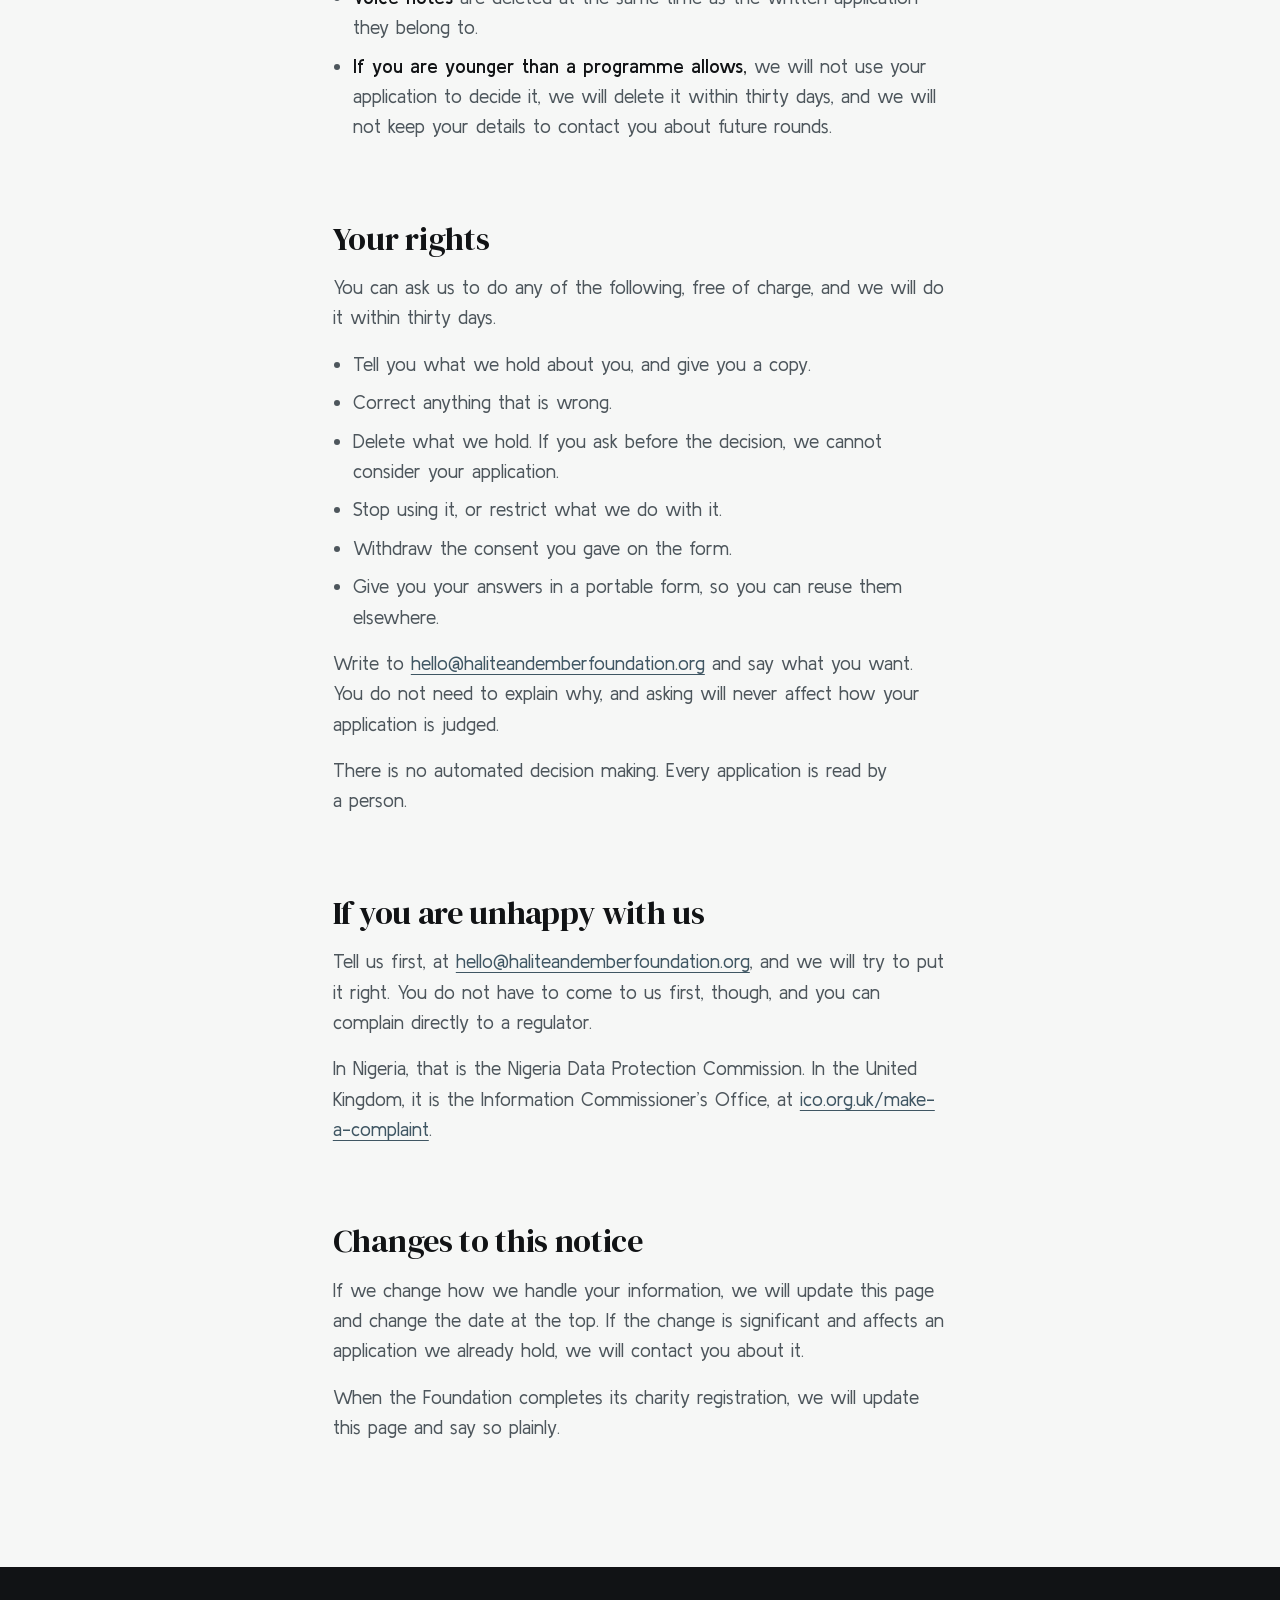
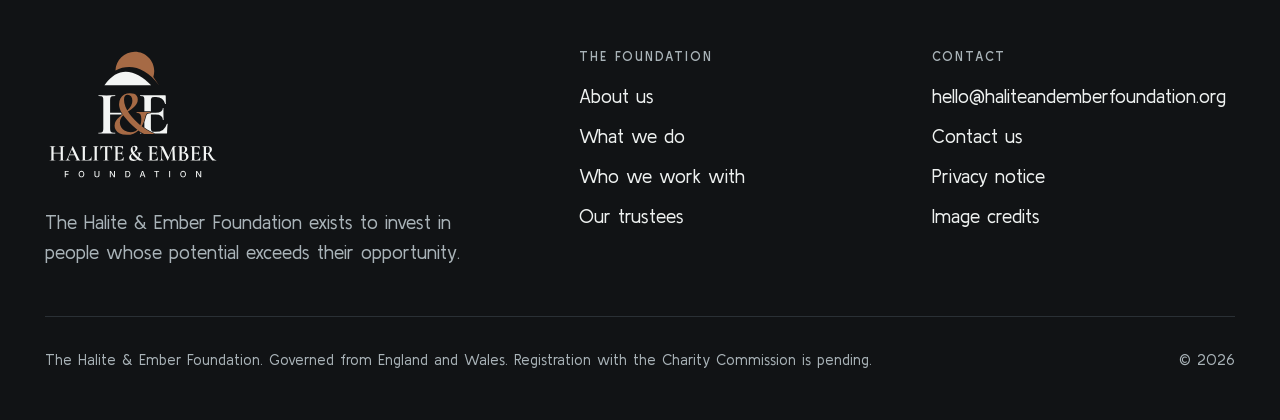
<file: privacy/index.html>
<!DOCTYPE html>
<html lang="en-GB">
<head>
<meta charset="utf-8">
<meta name="viewport" content="width=device-width, initial-scale=1">
<title>How we handle your information &bull; The Halite &amp; Ember Foundation</title>
<meta name="description" content="How the Halite &amp; Ember Foundation collects, uses and protects the information you give us when you apply to any of its programmes.">
<link rel="canonical" href="https://haliteandemberfoundation.org/privacy/">
<meta property="og:type" content="website">
<meta property="og:site_name" content="The Halite &amp; Ember Foundation">
<meta property="og:title" content="How we handle your information">
<meta property="og:description" content="The privacy notice of the Halite &amp; Ember Foundation.">
<meta property="og:url" content="https://haliteandemberfoundation.org/privacy/">
<meta property="og:image" content="https://haliteandemberfoundation.org/assets/img/bridge-night-1600.webp">
<meta name="theme-color" content="#111315">
<link rel="icon" href="/favicon.ico" sizes="32x32">
<link rel="icon" href="/favicon.svg" type="image/svg+xml">
<link rel="apple-touch-icon" href="/apple-touch-icon.png">
<link rel="preload" href="/assets/fonts/dm-serif-display-400.woff2" as="font" type="font/woff2" crossorigin>
<link rel="preload" href="/assets/fonts/kulim-park-400.woff2" as="font" type="font/woff2" crossorigin>
<link rel="stylesheet" href="/assets/css/site.css">
<script>try{var t=localStorage.getItem("hef-theme");if(t==="light"||t==="dark")document.documentElement.dataset.theme=t}catch(e){}</script>
<script src="/assets/js/site.js" defer></script>
</head>
<body>
<a class="skip-link" href="#main">Skip to content</a>

<header class="site-header">
  <div class="wrap header-inner">
    <a class="brand" href="/" aria-label="The Halite &amp; Ember Foundation, home">
      <svg class="brand-mark" viewBox="0 0 188.3 116" aria-hidden="true"><path fill="#a66a45" d="M188.3 116L169.07 87.41C171.1 81.01 172.2 74.18 172.2 67.1C172.2 30.04 142.16 0 105.1 0C68.8 0 39.23 28.82 38.04 64.83C87.23 40.39 142.87 53.94 188.3 116Z"/><path fill="currentColor" d="M0 116C53.24 41.14 113.25 69.02 161.5 116Z"/></svg>
      <span>The Halite &amp; Ember <span class="brand-name-long">Foundation</span></span>
    </a>
    <nav aria-label="Main">
      <ul class="nav-list">
        <li><a class="nav-link" href="/about/">About us</a></li>
        <li><a class="nav-link" href="/programmes/">What we do</a></li>
        <li><a class="nav-link" href="/partners/">Who we work with</a></li>
        <li><a class="nav-link" href="/governance/">Our trustees</a></li>
        <li><a class="nav-link" href="/contact/">Contact us</a></li>
      </ul>
    </nav>
    <button class="icon-button theme-toggle" type="button" aria-label="Switch theme">
      <svg class="icon-moon" viewBox="0 0 24 24" aria-hidden="true"><path d="M20 14.5A8 8 0 0 1 9.5 4a8 8 0 1 0 10.5 10.5Z" fill="none" stroke="currentColor" stroke-width="1.5" stroke-linejoin="round"/></svg>
      <svg class="icon-sun" viewBox="0 0 24 24" aria-hidden="true"><circle cx="12" cy="12" r="4" fill="none" stroke="currentColor" stroke-width="1.5"/><path d="M12 2.5v2M12 19.5v2M2.5 12h2M19.5 12h2M5.3 5.3l1.4 1.4M17.3 17.3l1.4 1.4M5.3 18.7l1.4-1.4M17.3 6.7l1.4-1.4" stroke="currentColor" stroke-width="1.5" stroke-linecap="round"/></svg>
    </button>
    <button class="icon-button menu-toggle" type="button" aria-expanded="false" aria-controls="menu" aria-label="Open menu">
      <span class="bars" aria-hidden="true"><span class="bar"></span><span class="bar"></span></span>
    </button>
  </div>
</header>

<div class="menu" id="menu">
  <nav aria-label="Main, small screens">
    <ol class="menu-list">
      <li><a href="/about/"><span>01</span>About us</a></li>
      <li><a href="/programmes/"><span>02</span>What we do</a></li>
      <li><a href="/partners/"><span>03</span>Who we work with</a></li>
      <li><a href="/governance/"><span>04</span>Our trustees</a></li>
      <li><a href="/contact/"><span>05</span>Contact us</a></li>
    </ol>
  </nav>
  <div class="menu-foot">
    <p>Write to us</p>
    <a href="mailto:hello@haliteandemberfoundation.org">hello@haliteandemberfoundation.org</a>
  </div>
</div>

<main id="main">
  <section class="page-hero" aria-labelledby="page-title">
    <div class="wrap">
      <p class="eyebrow">Privacy notice</p>
      <h1 id="page-title">How we handle your information</h1>
      <p class="lede">This notice explains what we collect when you apply to any of our programmes, what we do with it, who sees it, and how to have it removed.</p>
      <p class="prose" style="margin-top: var(--space-m)">Last updated 27 September 2026</p>
    </div>
  </section>

  <section class="section">
    <div class="wrap longform">
<div class="callout">
  <p><strong>We will never ask you for money or for your bank details.</strong> We do not pay money to applicants. If you are selected, we pay our delivery partners directly. If anyone contacts you claiming to represent the Foundation and asks you for a payment, a fee, or your bank or card details, it is not us. Please tell us at <a href="mailto:hello@haliteandemberfoundation.org">hello@haliteandemberfoundation.org</a>.</p>
</div>

<h2>Who is responsible for your information</h2>
<p>The Halite &amp; Ember Foundation is responsible for the information you give us. Your application is never shared with any organisation other than those listed under &ldquo;Who sees it&rdquo; below.</p>
<p>You can reach us about anything in this notice at <a href="mailto:hello@haliteandemberfoundation.org">hello@haliteandemberfoundation.org</a>. It is the only address we use. We will reply within thirty days.</p>

<h2>What we collect</h2>
<p>Everything we hold about you comes from the application form for the programme you apply to, or from you directly if you write to us. We do not buy information about you and we do not collect it from anywhere else.</p>

<h3>What our application forms ask for</h3>
<p>Each form asks only for what its programme needs, so not every form asks for all of the following.</p>
<ul>
  <li>Your full name and your date of birth.</li>
  <li>Where you live.</li>
  <li>Your phone number, including your WhatsApp number if it differs, and your email address if you choose to give one.</li>
  <li>Whether you already hold a place on another programme we fund.</li>
  <li>Which programme or pathway you want to take, and whether you already have an account with the partner that delivers it.</li>
  <li>What device you will use, and whether you can commit the time the programme asks for.</li>
  <li>Your answers to the written questions on the form.</li>
  <li>How you heard about us.</li>
  <li>Your confirmation that your answers are true and that you agree to us using them to decide your application.</li>
</ul>
<p>If you would rather speak than write, you can send a voice note by WhatsApp instead of typing your answers. If you do, we hold that recording alongside your application and delete it at the same time.</p>

<h3>What we do not ask, and never take into account</h3>
<p>We do not ask about your religion, and we never select, prefer, exclude or assess anyone by reference to it. That is written into the Foundation&rsquo;s Founding Charter and it is not a matter of policy that can be quietly changed. If you tell us you heard about us through a religious organisation, that tells us where to advertise and nothing more, and it plays no part in any decision.</p>

<h2>Why we use it, and our legal basis for doing so</h2>
<ul>
  <li><strong>To decide who receives an award.</strong> We rely on your consent, which you give with the confirmation at the end of the form. You can withdraw it at any time, though if you withdraw it before we decide, we cannot consider your application.</li>
  <li><strong>To contact you about your application.</strong> Every applicant gets a reply, successful or not. We use your phone number, or your email address if you gave one.</li>
  <li><strong>To arrange your programme if you are selected.</strong> We use your name, contact details and programme choice to enrol you with the partner that delivers it.</li>
  <li><strong>To keep an honest record of how we decided.</strong> The Founding Charter binds the Foundation to record the reasoning and outcome of every funding decision it makes. We rely on our legitimate interest in being accountable for money we have given away.</li>
  <li><strong>To prevent fraud and impersonation.</strong> People pretending to represent funders is a real problem, and we rely on our legitimate interest in protecting applicants from it.</li>
</ul>

<h2>Who sees it</h2>
<ul>
  <li><strong>The people at the Foundation who assess applications.</strong> Nobody else at the Foundation sees them.</li>
  <li><strong>Our delivery partners</strong>, but only if you are selected, and only the details needed to enrol you. Applications that are not selected are never sent to a partner.</li>
  <li><strong>Google</strong>, which provides our forms, the spreadsheets your answers are stored in, and our email. Google processes the information on our instructions and not for its own purposes.</li>
  <li><strong>WhatsApp</strong>, if you choose to send a voice note.</li>
</ul>
<p>We do not sell your information. We do not share it for advertising. We do not publish it. If we ever want to tell your story publicly, we will ask you first, by name, and you are free to say no. The Charter forbids us from presenting the people we support in a way that trades their dignity for our reputation.</p>

<h2>Where your information is held</h2>
<p>We are based in the United Kingdom, and many of the people who apply to us live elsewhere, including in Nigeria, so your information may travel between countries. It is stored on Google&rsquo;s infrastructure, which may hold it in the European Union, the United Kingdom or the United States. We rely on the transfer arrangements the United Kingdom recognises for this purpose, together with the contract terms Google offers its customers.</p>
<p>We are subject to the United Kingdom&rsquo;s data protection law. If you are in Nigeria, the Nigeria Data Protection Act 2023 also applies, and this notice is written to meet both.</p>

<h2>How long we keep it</h2>
<ul>
  <li><strong>If you are not selected,</strong> we delete your application within six months of the application round closing.</li>
  <li><strong>If you are selected,</strong> we keep your application for the length of your programme and then for six years, because we have to be able to account for money we have spent.</li>
  <li><strong>The record of the decision itself</strong> is kept permanently, as the Charter requires. We reduce it to the decision, the reasoning and the outcome, and we do not keep your full application or your contact details in it.</li>
  <li><strong>Voice notes</strong> are deleted at the same time as the written application they belong to.</li>
  <li><strong>If you are younger than a programme allows,</strong> we will not use your application to decide it, we will delete it within thirty days, and we will not keep your details to contact you about future rounds.</li>
</ul>

<h2>Your rights</h2>
<p>You can ask us to do any of the following, free of charge, and we will do it within thirty days.</p>
<ul>
  <li>Tell you what we hold about you, and give you a copy.</li>
  <li>Correct anything that is wrong.</li>
  <li>Delete what we hold. If you ask before the decision, we cannot consider your application.</li>
  <li>Stop using it, or restrict what we do with it.</li>
  <li>Withdraw the consent you gave on the form.</li>
  <li>Give you your answers in a portable form, so you can reuse them elsewhere.</li>
</ul>
<p>Write to <a href="mailto:hello@haliteandemberfoundation.org">hello@haliteandemberfoundation.org</a> and say what you want. You do not need to explain why, and asking will never affect how your application is judged.</p>
<p>There is no automated decision making. Every application is read by a person.</p>

<h2>If you are unhappy with us</h2>
<p>Tell us first, at <a href="mailto:hello@haliteandemberfoundation.org">hello@haliteandemberfoundation.org</a>, and we will try to put it right. You do not have to come to us first, though, and you can complain directly to a regulator.</p>
<p>In Nigeria, that is the Nigeria Data Protection Commission. In the United Kingdom, it is the Information Commissioner&rsquo;s Office, at <a href="https://ico.org.uk/make-a-complaint/" rel="noopener">ico.org.uk/make-a-complaint</a>.</p>

<h2>Changes to this notice</h2>
<p>If we change how we handle your information, we will update this page and change the date at the top. If the change is significant and affects an application we already hold, we will contact you about it.</p>
<p>When the Foundation completes its charity registration, we will update this page and say so plainly.</p>
    </div>
  </section>
</main>

<footer class="site-footer">
  <div class="wrap">
    <div class="footer-top">
      <div class="footer-about">
        <a class="footer-logo" href="/">
          <img src="/assets/img/brand/logo-stacked-reversed.svg" width="176" height="135" alt="The Halite &amp; Ember Foundation" loading="lazy">
        </a>
        <p class="footer-mission">The Halite &amp; Ember Foundation exists to invest in people whose potential exceeds their opportunity.</p>
      </div>
      <nav aria-label="Footer">
        <p class="footer-heading">The Foundation</p>
        <ul class="footer-links">
          <li><a href="/about/">About us</a></li>
          <li><a href="/programmes/">What we do</a></li>
          <li><a href="/partners/">Who we work with</a></li>
          <li><a href="/governance/">Our trustees</a></li>
        </ul>
      </nav>
      <div>
        <p class="footer-heading">Contact</p>
        <ul class="footer-links">
          <li><a href="mailto:hello@haliteandemberfoundation.org">hello@haliteandemberfoundation.org</a></li>
          <li><a href="/contact/">Contact us</a></li>
          <li><a href="/privacy/">Privacy notice</a></li>
          <li><a href="/credits/">Image credits</a></li>
        </ul>
      </div>
    </div>
    <div class="footer-legal">
      <!-- Charity number: when registration is complete, replace the line below with the registered status line and number. -->
      <p>The Halite &amp; Ember Foundation. Governed from England and Wales. Registration with the Charity Commission is pending.</p>
      <p>&copy; 2026</p>
    </div>
  </div>
</footer>
</body>
</html>
</file>
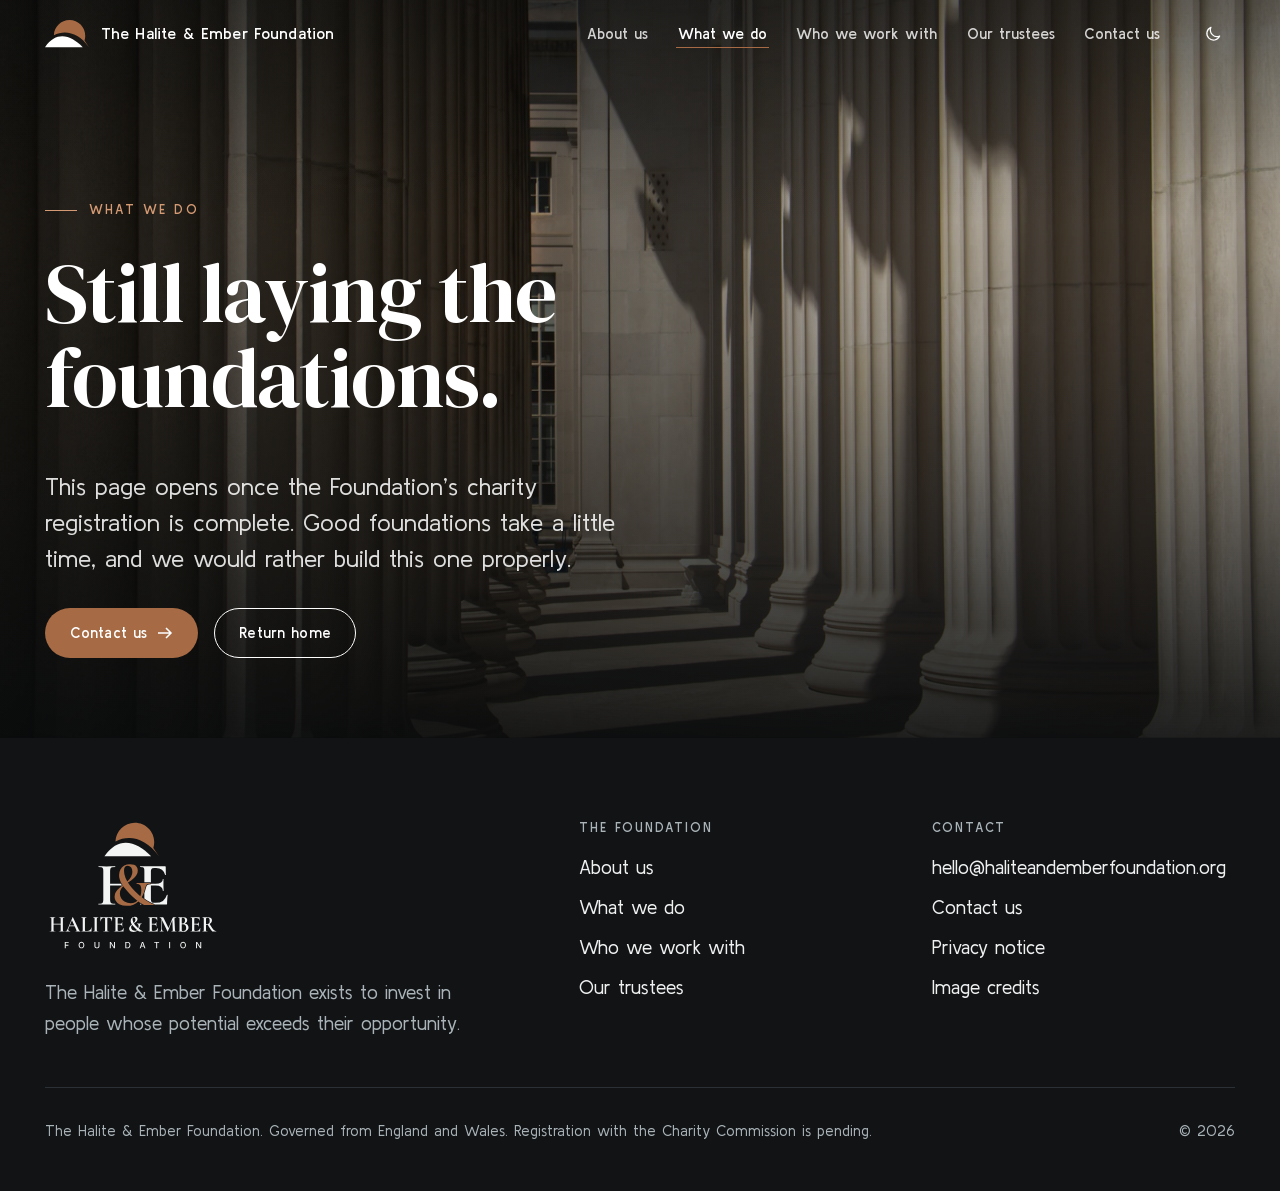
<file: programmes/index.html>
<!DOCTYPE html>
<html lang="en-GB">
<head>
<meta charset="utf-8">
<meta name="viewport" content="width=device-width, initial-scale=1">
<title>What we do &bull; The Halite &amp; Ember Foundation</title>
<meta name="description" content="The Programmes page of the Halite &amp; Ember Foundation opens once its charity registration is complete.">
<link rel="canonical" href="https://haliteandemberfoundation.org/programmes/">
<meta property="og:type" content="website">
<meta property="og:site_name" content="The Halite &amp; Ember Foundation">
<meta property="og:title" content="Programmes &bull; The Halite &amp; Ember Foundation">
<meta property="og:description" content="Still laying the foundations.">
<meta property="og:url" content="https://haliteandemberfoundation.org/programmes/">
<meta property="og:image" content="https://haliteandemberfoundation.org/assets/img/colonnade-1600.webp">
<meta name="robots" content="noindex">
<meta name="theme-color" content="#111315">
<link rel="icon" href="/favicon.ico" sizes="32x32">
<link rel="icon" href="/favicon.svg" type="image/svg+xml">
<link rel="apple-touch-icon" href="/apple-touch-icon.png">
<link rel="preload" href="/assets/fonts/dm-serif-display-400.woff2" as="font" type="font/woff2" crossorigin>
<link rel="preload" href="/assets/fonts/kulim-park-400.woff2" as="font" type="font/woff2" crossorigin>
<link rel="stylesheet" href="/assets/css/site.css">
<script>try{var t=localStorage.getItem("hef-theme");if(t==="light"||t==="dark")document.documentElement.dataset.theme=t}catch(e){}</script>
<script src="/assets/js/site.js" defer></script>
</head>
<body>
<a class="skip-link" href="#main">Skip to content</a>

<header class="site-header site-header--overlay">
  <div class="wrap header-inner">
    <a class="brand" href="/" aria-label="The Halite &amp; Ember Foundation, home">
      <svg class="brand-mark" viewBox="0 0 188.3 116" aria-hidden="true"><path fill="#a66a45" d="M188.3 116L169.07 87.41C171.1 81.01 172.2 74.18 172.2 67.1C172.2 30.04 142.16 0 105.1 0C68.8 0 39.23 28.82 38.04 64.83C87.23 40.39 142.87 53.94 188.3 116Z"/><path fill="currentColor" d="M0 116C53.24 41.14 113.25 69.02 161.5 116Z"/></svg>
      <span>The Halite &amp; Ember <span class="brand-name-long">Foundation</span></span>
    </a>
    <nav aria-label="Main">
      <ul class="nav-list">
        <li><a class="nav-link" href="/about/">About us</a></li>
        <li><a class="nav-link" href="/programmes/" aria-current="page">What we do</a></li>
        <li><a class="nav-link" href="/partners/">Who we work with</a></li>
        <li><a class="nav-link" href="/governance/">Our trustees</a></li>
        <li><a class="nav-link" href="/contact/">Contact us</a></li>
      </ul>
    </nav>
    <button class="icon-button theme-toggle" type="button" aria-label="Switch theme">
      <svg class="icon-moon" viewBox="0 0 24 24" aria-hidden="true"><path d="M20 14.5A8 8 0 0 1 9.5 4a8 8 0 1 0 10.5 10.5Z" fill="none" stroke="currentColor" stroke-width="1.5" stroke-linejoin="round"/></svg>
      <svg class="icon-sun" viewBox="0 0 24 24" aria-hidden="true"><circle cx="12" cy="12" r="4" fill="none" stroke="currentColor" stroke-width="1.5"/><path d="M12 2.5v2M12 19.5v2M2.5 12h2M19.5 12h2M5.3 5.3l1.4 1.4M17.3 17.3l1.4 1.4M5.3 18.7l1.4-1.4M17.3 6.7l1.4-1.4" stroke="currentColor" stroke-width="1.5" stroke-linecap="round"/></svg>
    </button>
    <button class="icon-button menu-toggle" type="button" aria-expanded="false" aria-controls="menu" aria-label="Open menu">
      <span class="bars" aria-hidden="true"><span class="bar"></span><span class="bar"></span></span>
    </button>
  </div>
</header>

<div class="menu" id="menu">
  <nav aria-label="Main, small screens">
    <ol class="menu-list">
      <li><a href="/about/"><span>01</span>About us</a></li>
      <li><a href="/programmes/" aria-current="page"><span>02</span>What we do</a></li>
      <li><a href="/partners/"><span>03</span>Who we work with</a></li>
      <li><a href="/governance/"><span>04</span>Our trustees</a></li>
      <li><a href="/contact/"><span>05</span>Contact us</a></li>
    </ol>
  </nav>
  <div class="menu-foot">
    <p>Write to us</p>
    <a href="mailto:hello@haliteandemberfoundation.org">hello@haliteandemberfoundation.org</a>
  </div>
</div>

<main id="main">
  <section class="hero hero--page" aria-labelledby="page-title">
    <div class="hero-media">
      <img src="/assets/img/colonnade-1600.webp"
           srcset="/assets/img/colonnade-800.webp 800w, /assets/img/colonnade-1600.webp 1600w, /assets/img/colonnade-2400.webp 2400w"
           sizes="100vw" width="2400" height="1600" fetchpriority="high"
           alt="A row of stone columns casting long shadows in the sun">
    </div>
    <div class="wrap">
      <div class="hero-content">
        <p class="eyebrow">What we do</p>
        <h1 id="page-title">Still laying the foundations.</h1>
        <p class="hero-mission">This page opens once the Foundation&rsquo;s charity registration is complete. Good foundations take a little time, and we would rather build this one properly.</p>
        <div class="actions">
          <a class="button button--copper" href="/contact/">Contact us <svg class="arrow" width="16" height="16" viewBox="0 0 16 16" aria-hidden="true"><path d="M1 8h13M9 3l5 5-5 5" fill="none" stroke="currentColor" stroke-width="1.5"/></svg></a>
          <a class="button button--ghost" href="/">Return home</a>
        </div>
      </div>
    </div>
  </section>
</main>

<footer class="site-footer">
  <div class="wrap">
    <div class="footer-top">
      <div class="footer-about">
        <a class="footer-logo" href="/">
          <img src="/assets/img/brand/logo-stacked-reversed.svg" width="176" height="135" alt="The Halite &amp; Ember Foundation" loading="lazy">
        </a>
        <p class="footer-mission">The Halite &amp; Ember Foundation exists to invest in people whose potential exceeds their opportunity.</p>
      </div>
      <nav aria-label="Footer">
        <p class="footer-heading">The Foundation</p>
        <ul class="footer-links">
          <li><a href="/about/">About us</a></li>
          <li><a href="/programmes/">What we do</a></li>
          <li><a href="/partners/">Who we work with</a></li>
          <li><a href="/governance/">Our trustees</a></li>
        </ul>
      </nav>
      <div>
        <p class="footer-heading">Contact</p>
        <ul class="footer-links">
          <li><a href="mailto:hello@haliteandemberfoundation.org">hello@haliteandemberfoundation.org</a></li>
          <li><a href="/contact/">Contact us</a></li>
          <li><a href="/privacy/">Privacy notice</a></li>
          <li><a href="/credits/">Image credits</a></li>
        </ul>
      </div>
    </div>
    <div class="footer-legal">
      <!-- Charity number: when registration is complete, replace the line below with the registered status line and number. -->
      <p>The Halite &amp; Ember Foundation. Governed from England and Wales. Registration with the Charity Commission is pending.</p>
      <p>&copy; 2026</p>
    </div>
  </div>
</footer>
</body>
</html>
</file>
<file: assets/css/site.css>
/* The Halite & Ember Foundation: site stylesheet.
   DM Serif Display for headlines, Kulim Park for everything else, the
   Ink & Mineral palette, fluid type and space.
   Themes: light by default, dark from the system or from the toggle, which
   sets data-theme on <html>. */

/* Fonts ------------------------------------------------------------------ */

@font-face {
  font-family: "DM Serif Display";
  src: url("/assets/fonts/dm-serif-display-400.woff2") format("woff2");
  font-weight: 400;
  font-style: normal;
  font-display: swap;
}
@font-face {
  font-family: "Kulim Park";
  src: url("/assets/fonts/kulim-park-400.woff2") format("woff2");
  font-weight: 400;
  font-style: normal;
  font-display: swap;
}
@font-face {
  font-family: "Kulim Park";
  src: url("/assets/fonts/kulim-park-600.woff2") format("woff2");
  font-weight: 600;
  font-style: normal;
  font-display: swap;
}

/* Metrics matched to Kulim Park so the swap does not reflow the page. */
@font-face {
  font-family: "Kulim Fallback";
  src: local("Arial"), local("Helvetica Neue"), local("Helvetica");
  size-adjust: 97%;
  ascent-override: 98%;
  descent-override: 26%;
  line-gap-override: 0%;
}

/* Tokens ----------------------------------------------------------------- */

:root {
  --ink: #111315;
  --mineral: #526b78;
  --cloud: #f3f5f4;
  --moss: #687461;
  --copper: #a66a45;

  --bg: #f6f7f6;
  --surface: #ffffff;
  --sunken: #eaedeb;
  --text: #111315;
  --muted: #4d565c;
  --line: #d9dedc;
  --accent: #3f5663;
  --accent-soft: #dfe6e9;
  --copper-text: #8a5534;
  --header-bg: rgb(246 247 246 / 0.82);

  /* Always dark bands, the same in both themes. */
  --band: #111315;
  --band-text: #eef1f0;
  --band-muted: #a9b3b8;
  --band-line: #2a3035;

  --font: "Kulim Park", "Kulim Fallback", system-ui, sans-serif;
  --display: "DM Serif Display", Georgia, "Times New Roman", serif;

  --step--1: clamp(0.875rem, 0.85rem + 0.1vw, 0.9375rem);
  --step-0: clamp(1.0625rem, 1rem + 0.25vw, 1.1875rem);
  --step-1: clamp(1.25rem, 1.15rem + 0.45vw, 1.5rem);
  --step-2: clamp(1.5rem, 1.3rem + 0.9vw, 2.125rem);
  --step-3: clamp(1.875rem, 1.5rem + 1.7vw, 3rem);
  --step-4: clamp(2.25rem, 1.6rem + 3vw, 4.5rem);
  --step-5: clamp(2.625rem, 1.7rem + 4.4vw, 6rem);

  --space-2xs: 0.5rem;
  --space-xs: 0.75rem;
  --space-s: 1rem;
  --space-m: clamp(1.5rem, 1.3rem + 0.8vw, 2rem);
  --space-l: clamp(2rem, 1.6rem + 1.8vw, 3.25rem);
  --space-xl: clamp(3rem, 2.2rem + 3.5vw, 5.5rem);
  --space-2xl: clamp(4.5rem, 3rem + 6vw, 9rem);

  --gutter: clamp(1rem, 0.4rem + 3vw, 3rem);
  --max: 82rem;
  --measure: 38rem;
  --radius: 0.375rem;
  --header-h: 4.25rem;
  --ease: cubic-bezier(0.2, 0.7, 0.2, 1);

  color-scheme: light;
}

@media (prefers-color-scheme: dark) {
  :root:not([data-theme="light"]) {
    --bg: #0e1012;
    --surface: #15181b;
    --sunken: #1b1f22;
    --text: #edf0ef;
    --muted: #a3adb2;
    --line: #283036;
    --accent: #9fb6c2;
    --accent-soft: #1f2a30;
    --copper-text: #d49a74;
    --header-bg: rgb(14 16 18 / 0.8);
    --band: #080a0b;
    color-scheme: dark;
  }
}
:root[data-theme="dark"] {
  --bg: #0e1012;
  --surface: #15181b;
  --sunken: #1b1f22;
  --text: #edf0ef;
  --muted: #a3adb2;
  --line: #283036;
  --accent: #9fb6c2;
  --accent-soft: #1f2a30;
  --copper-text: #d49a74;
  --header-bg: rgb(14 16 18 / 0.8);
  --band: #080a0b;
  color-scheme: dark;
}

/* Base ------------------------------------------------------------------- */

*, *::before, *::after { box-sizing: border-box; }

html {
  -webkit-text-size-adjust: 100%;
  text-size-adjust: 100%;
  scroll-padding-top: calc(var(--header-h) + 1rem);
}

body {
  margin: 0;
  min-height: 100vh;
  background: var(--bg);
  color: var(--text);
  font-family: var(--font);
  font-size: var(--step-0);
  font-weight: 400;
  line-height: 1.6;
  font-kerning: normal;
  -webkit-font-smoothing: antialiased;
  -moz-osx-font-smoothing: grayscale;
  overflow-x: clip;
  transition: background-color 300ms var(--ease), color 300ms var(--ease);
}

body.menu-open { overflow: hidden; }

img, svg { display: block; max-width: 100%; }
img { height: auto; }

h1, h2, h3, h4 {
  margin: 0;
  font-weight: 400;
  line-height: 1.06;
  letter-spacing: -0.01em;
  text-wrap: balance;
}
h3 { font-weight: 600; letter-spacing: -0.005em; line-height: 1.25; }

/* Headlines and other display moments take the serif. Small headings and
   every label stay in Kulim Park. */
h1, h2,
.principle h3, .card h3, .mission-quote p, .statement, .object::before,
.object h3, .email-display, .menu-list a {
  font-family: var(--display);
  font-weight: 400;
  letter-spacing: -0.01em;
}

p { margin: 0; text-wrap: pretty; }
p + p { margin-top: 1em; }

ul, ol { margin: 0; padding: 0; }

a {
  color: inherit;
  text-decoration-thickness: 1px;
  text-underline-offset: 0.22em;
}

::selection { background: var(--copper); color: #fff; }

:focus-visible {
  outline: 2px solid var(--copper);
  outline-offset: 3px;
  border-radius: 2px;
}

.visually-hidden {
  position: absolute !important;
  width: 1px; height: 1px;
  margin: -1px; padding: 0;
  overflow: hidden;
  clip: rect(0 0 0 0);
  white-space: nowrap;
  border: 0;
}

.skip-link {
  position: absolute;
  top: 0.75rem; left: 0.75rem;
  z-index: 100;
  padding: 0.75rem 1rem;
  background: var(--ink);
  color: #fff;
  border-radius: var(--radius);
  transform: translateY(-200%);
}
.skip-link:focus { transform: none; }

/* Layout primitives ------------------------------------------------------ */

.wrap {
  width: 100%;
  max-width: calc(var(--max) + var(--gutter) * 2);
  margin-inline: auto;
  padding-inline: var(--gutter);
}

.section { padding-block: var(--space-2xl); }
.section--tight { padding-block: var(--space-xl); }
.section--flush-top { padding-top: 0; }
.section--sunken { background: var(--sunken); }

.band {
  background: var(--band);
  color: var(--band-text);
  --text: var(--band-text);
  --muted: var(--band-muted);
  --line: var(--band-line);
  --surface: #181b1e;
  --accent: #b5c7d0;
  --accent-soft: #1f2a30;
  --copper-text: #d49a74;
}

.eyebrow {
  display: flex;
  align-items: center;
  gap: 0.75rem;
  margin-bottom: var(--space-m);
  color: var(--copper-text);
  font-family: var(--font);
  font-size: 0.8125rem;
  font-weight: 600;
  letter-spacing: 0.16em;
  line-height: 1.3;
  text-transform: uppercase;
}
.eyebrow::before {
  content: "";
  flex: none;
  width: 2rem;
  height: 1px;
  background: currentColor;
}

.lede {
  max-width: var(--measure);
  color: var(--muted);
  font-size: var(--step-1);
  line-height: 1.5;
}

.prose { max-width: var(--measure); color: var(--muted); }
.prose strong { color: var(--text); font-weight: 600; }

.title { font-size: var(--step-4); }
.subtitle { font-size: var(--step-3); }

.split {
  display: grid;
  gap: var(--space-l);
  align-items: center;
}
.split > * { min-width: 0; }
@media (min-width: 56rem) {
  .split { grid-template-columns: 1fr 1fr; gap: var(--space-xl); }
  .split--reverse > :first-child { order: 2; }
}

.stack > * + * { margin-top: var(--space-m); }

/* Buttons and links ------------------------------------------------------ */

.button {
  display: inline-flex;
  align-items: center;
  justify-content: center;
  gap: 0.625rem;
  min-height: 3rem;
  padding: 0.75rem 1.5rem;
  border: 1px solid transparent;
  border-radius: 999px;
  background: var(--text);
  color: var(--bg);
  font: inherit;
  font-size: var(--step--1);
  font-weight: 600;
  letter-spacing: 0.01em;
  text-decoration: none;
  cursor: pointer;
  transition: background-color 200ms var(--ease), color 200ms var(--ease), border-color 200ms var(--ease);
}
.button:hover { background: var(--copper); color: #fff; }
.button--copper { background: var(--copper); color: #fff; }
.button--copper:hover { background: #fff; color: var(--ink); }
.button--ghost { background: transparent; color: inherit; border-color: currentColor; }
.button--ghost:hover { background: var(--text); color: var(--bg); border-color: var(--text); }

.arrow { flex: none; transition: transform 200ms var(--ease); }
a:hover .arrow, button:hover .arrow { transform: translateX(4px); }

.text-link {
  display: inline-flex;
  align-items: center;
  gap: 0.5rem;
  min-height: 2.75rem;
  color: var(--accent);
  font-weight: 600;
  font-size: var(--step--1);
  text-decoration: none;
}
.text-link:hover { color: var(--copper-text); }

.actions { display: flex; flex-wrap: wrap; gap: var(--space-s); margin-top: var(--space-l); }

/* Header ----------------------------------------------------------------- */

.site-header {
  position: sticky;
  top: 0;
  z-index: 50;
  background: var(--header-bg);
  -webkit-backdrop-filter: saturate(160%) blur(16px);
  backdrop-filter: saturate(160%) blur(16px);
  border-bottom: 1px solid var(--line);
  transition: background-color 300ms var(--ease), border-color 300ms var(--ease), color 300ms var(--ease);
}

.header-inner {
  display: flex;
  align-items: center;
  gap: clamp(0.25rem, 1vw, 1.5rem);
  height: var(--header-h);
}

.brand {
  display: inline-flex;
  align-items: center;
  gap: 0.75rem;
  min-height: 2.75rem;
  margin-right: auto;
  font-size: 1rem;
  font-weight: 600;
  letter-spacing: 0.01em;
  text-decoration: none;
  white-space: nowrap;
}
.brand-mark {
  width: 2.75rem;
  height: 1.7rem;
  flex: none;
}
/* Narrow phones: tighten the brand so the full name, the theme toggle and the
   menu button share one row. Below 22rem only "Foundation" gives way. */
@media (max-width: 26rem) {
  .header-inner { gap: 0; }
  .brand { gap: 0.5rem; font-size: 0.875rem; }
  .brand-mark { width: 2.1rem; height: 1.3rem; }
}
@media (max-width: 22rem) { .brand-name-long { display: none; } }

.nav-list { display: none; list-style: none; }

.nav-link {
  position: relative;
  display: inline-flex;
  align-items: center;
  min-height: 2.75rem;
  padding-inline: 0.125rem;
  color: var(--muted);
  font-size: 0.9375rem;
  font-weight: 600;
  white-space: nowrap;
  text-decoration: none;
  transition: color 200ms var(--ease);
}
.nav-link:hover, .nav-link[aria-current="page"] { color: var(--text); }
.nav-link::after {
  content: "";
  position: absolute;
  left: 0; right: 0; bottom: 0.5rem;
  height: 1px;
  background: var(--copper);
  transform: scaleX(0);
  transform-origin: left;
  transition: transform 300ms var(--ease);
}
.nav-link:hover::after, .nav-link[aria-current="page"]::after { transform: scaleX(1); }

.icon-button {
  display: inline-grid;
  place-items: center;
  width: 2.75rem;
  height: 2.75rem;
  flex: none;
  padding: 0;
  border: 0;
  border-radius: 999px;
  background: transparent;
  color: inherit;
  cursor: pointer;
  transition: background-color 200ms var(--ease);
}
.icon-button:hover { background: rgb(127 127 127 / 0.16); }
.icon-button svg { width: 1.25rem; height: 1.25rem; }

.theme-toggle .icon-sun { display: none; }
:root[data-theme="dark"] .theme-toggle .icon-sun { display: block; }
:root[data-theme="dark"] .theme-toggle .icon-moon { display: none; }
@media (prefers-color-scheme: dark) {
  :root:not([data-theme="light"]) .theme-toggle .icon-sun { display: block; }
  :root:not([data-theme="light"]) .theme-toggle .icon-moon { display: none; }
}

.menu-toggle .bars { display: grid; gap: 6px; }
.menu-toggle .bar {
  display: block;
  width: 1.375rem;
  height: 1.5px;
  background: currentColor;
  transition: transform 300ms var(--ease);
}
.menu-toggle[aria-expanded="true"] .bar:first-child { transform: translateY(3.75px) rotate(45deg); }
.menu-toggle[aria-expanded="true"] .bar:last-child { transform: translateY(-3.75px) rotate(-45deg); }

/* Without JavaScript the toggles do nothing, so they hide and the navigation
   shows as a wrapping row instead. */
html:not(.enhanced) .theme-toggle, html:not(.enhanced) .menu-toggle { display: none; }
html:not(.enhanced) .nav-list { display: flex; flex-wrap: wrap; gap: 0 1.25rem; }
html:not(.enhanced) .header-inner { flex-wrap: wrap; height: auto; padding-block: 0.5rem; }

/* 68rem: the point where the five longer labels fit on one line beside the brand. */
@media (min-width: 68rem) {
  .nav-list, html:not(.enhanced) .nav-list { display: flex; gap: clamp(1.25rem, 2vw, 2.25rem); }
  .nav-list { margin-right: var(--space-s); }
  .menu-toggle { display: none; }
}

/* Home: the header floats over the hero until the page scrolls. */
.enhanced .site-header--overlay {
  position: fixed;
  left: 0; right: 0;
  background: transparent;
  border-bottom-color: transparent;
  -webkit-backdrop-filter: none;
  backdrop-filter: none;
  color: #fff;
}
.enhanced .site-header--overlay .nav-link { color: rgb(255 255 255 / 0.8); }
.enhanced .site-header--overlay .nav-link:hover,
.enhanced .site-header--overlay .nav-link[aria-current="page"] { color: #fff; }
.enhanced .site-header--overlay.is-scrolled {
  background: var(--header-bg);
  border-bottom-color: var(--line);
  -webkit-backdrop-filter: saturate(160%) blur(16px);
  backdrop-filter: saturate(160%) blur(16px);
  color: var(--text);
}
.enhanced .site-header--overlay.is-scrolled .nav-link { color: var(--muted); }
.enhanced .site-header--overlay.is-scrolled .nav-link:hover,
.enhanced .site-header--overlay.is-scrolled .nav-link[aria-current="page"] { color: var(--text); }

/* Mobile menu ------------------------------------------------------------ */

.menu {
  position: fixed;
  inset: 0;
  z-index: 40;
  display: flex;
  flex-direction: column;
  padding: calc(var(--header-h) + var(--space-m)) var(--gutter) var(--space-l);
  background: rgb(10 12 13 / 0.94);
  -webkit-backdrop-filter: blur(20px);
  backdrop-filter: blur(20px);
  color: #fff;
  overflow-y: auto;
  overscroll-behavior: contain;
  opacity: 0;
  visibility: hidden;
  transition: opacity 350ms var(--ease), visibility 0s linear 350ms;
}
.menu.is-open {
  opacity: 1;
  visibility: visible;
  transition: opacity 350ms var(--ease);
}
.menu-list { list-style: none; }
.menu-list li {
  border-bottom: 1px solid rgb(255 255 255 / 0.1);
  opacity: 0;
  transform: translateY(12px);
  transition: opacity 400ms var(--ease), transform 500ms var(--ease);
}
.menu.is-open .menu-list li { opacity: 1; transform: none; }
.menu.is-open .menu-list li:nth-child(2) { transition-delay: 40ms; }
.menu.is-open .menu-list li:nth-child(3) { transition-delay: 80ms; }
.menu.is-open .menu-list li:nth-child(4) { transition-delay: 120ms; }
.menu.is-open .menu-list li:nth-child(5) { transition-delay: 160ms; }
.menu.is-open .menu-list li:nth-child(6) { transition-delay: 200ms; }
.menu-list a {
  display: flex;
  align-items: baseline;
  gap: 1rem;
  padding-block: 0.75rem;
  font-size: clamp(1.75rem, 1.2rem + 3vw, 2.5rem);
  font-weight: 400;
  letter-spacing: -0.012em;
  line-height: 1.2;
  text-decoration: none;
}
.menu-list a span {
  font-family: var(--font);
  min-width: 1.75rem;
  color: #d49a74;
  font-size: 0.8125rem;
  font-weight: 600;
  letter-spacing: 0.12em;
}
.menu-list a[aria-current="page"] { color: #d49a74; }
.menu-foot {
  margin-top: auto;
  padding-top: var(--space-l);
  color: rgb(255 255 255 / 0.68);
  font-size: var(--step--1);
}
.menu-foot a { color: #fff; }

/* While the menu is open the header sits above it in light text. */
.menu-open .site-header {
  background: transparent;
  border-bottom-color: transparent;
  -webkit-backdrop-filter: none;
  backdrop-filter: none;
  color: #fff;
}
.menu-open .site-header.is-scrolled { background: transparent; border-bottom-color: transparent; color: #fff; }

@media (min-width: 68rem) { .menu { display: none; } }

/* Hero: home --------------------------------------------------------------- */

.hero {
  position: relative;
  display: flex;
  align-items: flex-end;
  min-height: 100vh;
  min-height: 100svh;
  padding-block: calc(var(--header-h) + var(--space-xl)) var(--space-xl);
  background: var(--ink);
  color: #fff;
  isolation: isolate;
  overflow: hidden;
}
.hero-media, .hero-media img {
  position: absolute;
  inset: 0;
  width: 100%;
  height: 100%;
  object-fit: cover;
  z-index: -2;
}
.hero-media img { object-position: 62% 50%; animation: settle 2.4s var(--ease) both; }
/* Home film: sits over the still and fades in once it is playing. site.js only
   loads it on larger screens, and never for reduced motion or data saving. */
.hero-video {
  position: absolute;
  inset: 0;
  width: 100%;
  height: 100%;
  object-fit: cover;
  object-position: 62% 50%;
  opacity: 0;
  transition: opacity 1200ms var(--ease);
}
.hero-video.is-playing { opacity: 1; }
.hero-note { display: flex; align-items: center; gap: var(--space-s); }
.film-toggle {
  min-height: 2.75rem;
  padding: 0 1rem;
  border: 1px solid rgb(255 255 255 / 0.4);
  border-radius: 999px;
  background: none;
  color: #fff;
  font: inherit;
  font-size: 0.8125rem;
  letter-spacing: 0.04em;
  cursor: pointer;
}
.film-toggle:hover { border-color: #fff; }
.hero::after {
  content: "";
  position: absolute;
  inset: 0;
  z-index: -1;
  background:
    linear-gradient(180deg, rgb(8 10 11 / 0.55) 0%, rgb(8 10 11 / 0) 30%),
    linear-gradient(0deg, rgb(8 10 11 / 0.9) 0%, rgb(8 10 11 / 0.35) 55%, rgb(8 10 11 / 0.1) 100%),
    linear-gradient(90deg, rgb(8 10 11 / 0.6) 0%, rgb(8 10 11 / 0) 65%);
}
.hero-content { max-width: 54rem; }
.hero .eyebrow { color: #d49a74; }
.hero h1 { font-size: var(--step-5); line-height: 1.02; letter-spacing: -0.012em; }
.hero-mission {
  max-width: 36rem;
  margin-top: var(--space-l);
  color: rgb(255 255 255 / 0.86);
  font-size: var(--step-1);
  line-height: 1.5;
}
.hero-status {
  margin-top: var(--space-m);
  color: rgb(255 255 255 / 0.72);
  font-size: var(--step-0);
}
.hero .button--ghost:hover { background: #fff; color: var(--ink); border-color: #fff; }
.hero-foot {
  display: flex;
  flex-wrap: wrap;
  justify-content: space-between;
  align-items: flex-end;
  gap: var(--space-m);
}
/* Inner pages use the same full bleed hero, a little shorter than Home's. */
.hero--page { min-height: 82vh; min-height: 82svh; }
.hero--page .hero-media img { object-position: 50% 50%; }
.hero .actions { margin-top: var(--space-m); }

.caption {
  color: rgb(255 255 255 / 0.66);
  font-size: 0.8125rem;
  letter-spacing: 0.04em;
}

@keyframes settle {
  from { transform: scale(1.06); opacity: 0.4; }
  to { transform: none; opacity: 1; }
}

/* Hero: inner pages ------------------------------------------------------- */

.page-hero { padding-block: var(--space-2xl) var(--space-xl); }
.page-hero h1 { font-size: var(--step-5); line-height: 1.02; letter-spacing: -0.012em; }
.page-hero .lede { margin-top: var(--space-l); }
/* Media ------------------------------------------------------------------ */

.media {
  position: relative;
  border-radius: var(--radius);
  overflow: hidden;
  background: var(--sunken);
}
.media img { width: 100%; height: 100%; object-fit: cover; }
.media--portrait { aspect-ratio: 4 / 5; }
.media--landscape { aspect-ratio: 3 / 2; }
@media (max-width: 55.99rem) { .media--portrait { aspect-ratio: 4 / 3; } }

.media-band {
  position: relative;
  display: flex;
  align-items: flex-end;
  min-height: clamp(28rem, 60vw, 44rem);
  padding-block: var(--space-2xl) var(--space-xl);
  color: #fff;
  isolation: isolate;
  overflow: hidden;
  background: var(--ink);
}
.media-band > img {
  position: absolute;
  inset: 0;
  width: 100%;
  height: 100%;
  object-fit: cover;
  z-index: -2;
}
.media-band::after {
  content: "";
  position: absolute;
  inset: 0;
  z-index: -1;
  background: linear-gradient(0deg, rgb(8 10 11 / 0.88) 0%, rgb(8 10 11 / 0.35) 60%, rgb(8 10 11 / 0.15) 100%);
}
/* A band that fades between several photographs. The first shows without
   site.js; the script advances them and offers a pause button. */
/* The incoming photograph fades in slowly on top; the outgoing one stays put
   underneath until that fade has finished, so the band never dips to black. */
.media-band--slides > img { opacity: 0; transition: opacity 0s linear 2500ms; }
.media-band--slides > img.is-active { opacity: 1; z-index: -1; transition: opacity 2500ms ease-in-out; }
/* A band as tall as the Home hero, with the hero's extra shade behind the text. */
.media-band--full { min-height: 100vh; min-height: 100svh; }
/* Narrow screens crop hard, so keep the person in frame, not just the laptop. */
.media-band--full > img { object-position: 34% 50%; }
@media (min-width: 48rem) { .media-band--full > img { object-position: 58% 50%; } }
.media-band--full::after {
  background:
    linear-gradient(0deg, rgb(8 10 11 / 0.9) 0%, rgb(8 10 11 / 0.4) 55%, rgb(8 10 11 / 0.2) 100%),
    linear-gradient(90deg, rgb(8 10 11 / 0.6) 0%, rgb(8 10 11 / 0) 65%);
}
.media-band .eyebrow { color: #d49a74; }
.media-band h2 { max-width: 20ch; font-size: var(--step-4); }
.media-band p { max-width: 34rem; margin-top: var(--space-m); color: rgb(255 255 255 / 0.86); font-size: var(--step-1); line-height: 1.5; }
.media-band .button--ghost:hover { background: #fff; color: var(--ink); border-color: #fff; }

/* Bands that carry reading text get a heavier veil so every line keeps its
   contrast, whatever part of the photograph sits behind it. */
.media-band--text { min-height: clamp(34rem, 70vw, 52rem); }
.media-band--text::after {
  background:
    linear-gradient(0deg, rgb(8 10 11 / 0.92) 0%, rgb(8 10 11 / 0.6) 55%, rgb(8 10 11 / 0.3) 100%),
    linear-gradient(90deg, rgb(8 10 11 / 0.55) 0%, rgb(8 10 11 / 0) 70%);
}
.media-band--text p { font-size: var(--step-0); line-height: 1.6; }
.media-band--text p + p { margin-top: var(--space-s); }
.media-band strong { color: #fff; font-weight: 600; }
.media-band .facts { max-width: 44rem; border-top-color: rgb(255 255 255 / 0.2); }
.media-band .facts > div { border-bottom-color: rgb(255 255 255 / 0.2); }
.media-band .facts dt { color: #d49a74; }
.media-band .facts dd { color: rgb(255 255 255 / 0.9); }

/* Principles ------------------------------------------------------------- */

.section-head { max-width: 46rem; margin-bottom: var(--space-xl); }
.section-head .lede { margin-top: var(--space-m); }

.principles {
  display: grid;
  list-style: none;
  counter-reset: principle;
  border-top: 1px solid var(--line);
}
.principle {
  padding-block: var(--space-l);
  border-bottom: 1px solid var(--line);
  counter-increment: principle;
}
.principle::before {
  content: counter(principle, decimal-leading-zero);
  display: block;
  margin-bottom: var(--space-m);
  color: var(--copper-text);
  font-size: 0.8125rem;
  font-weight: 600;
  letter-spacing: 0.14em;
}
.principle h3 { font-size: var(--step-2); font-weight: 400; letter-spacing: -0.012em; }
.principle p { margin-top: var(--space-s); color: var(--muted); max-width: 30rem; }

@media (min-width: 40rem) {
  .principles { grid-template-columns: 1fr 1fr; column-gap: var(--space-l); }
}
@media (min-width: 72rem) {
  .principles--row { grid-template-columns: repeat(4, 1fr); border-top: 0; }
  .principles--row .principle {
    padding: var(--space-m) var(--space-m) var(--space-m) 0;
    border-bottom: 0;
    border-top: 1px solid var(--line);
  }
  .principles--row .principle h3 { font-size: var(--step-1); font-weight: 400; }
}

/* Programme cards ---------------------------------------------------------- */

.cards { display: grid; gap: var(--space-m); list-style: none; }
@media (min-width: 48rem) { .cards { grid-template-columns: 1fr 1fr; } }
@media (min-width: 64rem) { .cards--three { grid-template-columns: repeat(3, 1fr); } }

.card {
  position: relative;
  display: flex;
  flex-direction: column;
  background: var(--surface);
  border: 1px solid var(--line);
  border-radius: var(--radius);
  overflow: hidden;
  transition: transform 400ms var(--ease), box-shadow 400ms var(--ease);
}
.card:hover { transform: translateY(-4px); box-shadow: 0 24px 48px -28px rgb(17 19 21 / 0.4); }
/* Cards that are not links do not lift on hover. */
.card--static:hover { transform: none; box-shadow: none; }
.card .media { border-radius: 0; aspect-ratio: 3 / 2; }
.card .media img { transition: transform 900ms var(--ease); }
.card:hover .media img { transform: scale(1.04); }
.card-body { display: flex; flex-direction: column; flex: 1; gap: var(--space-s); padding: var(--space-m); }
.card h3 { font-size: var(--step-2); font-weight: 400; }
.card p { color: var(--muted); }
.card .text-link { margin-top: auto; }
.card .text-link::after { content: ""; position: absolute; inset: 0; }

.tag {
  display: inline-flex;
  align-self: flex-start;
  align-items: center;
  gap: 0.5rem;
  padding: 0.375rem 0.75rem;
  border-radius: 999px;
  background: var(--accent-soft);
  color: var(--accent);
  font-size: 0.8125rem;
  font-weight: 600;
  letter-spacing: 0.02em;
}
.tag--live::before {
  content: "";
  width: 0.4375rem;
  height: 0.4375rem;
  border-radius: 50%;
  background: var(--moss);
  box-shadow: 0 0 0 3px rgb(104 116 97 / 0.28);
}
.tag--future { background: transparent; border: 1px dashed var(--line); color: var(--muted); }

/* Programme feature -------------------------------------------------------- */

.programme + .programme { margin-top: var(--space-2xl); }
.programme h2 { font-size: var(--step-4); margin-top: var(--space-m); }
.programme .prose { margin-top: var(--space-m); }

.facts {
  display: grid;
  margin: var(--space-l) 0 0;
  border-top: 1px solid var(--line);
}
.facts > div {
  display: grid;
  gap: 0.25rem;
  padding-block: var(--space-s);
  border-bottom: 1px solid var(--line);
}
@media (min-width: 30rem) {
  .facts > div { grid-template-columns: 9rem 1fr; gap: var(--space-m); }
}
.facts dt { color: var(--muted); font-size: var(--step--1); padding-top: 0.125rem; }
.facts dd { margin: 0; }

.chips { display: flex; flex-wrap: wrap; gap: 0.5rem; list-style: none; }
.chips li {
  padding: 0.25rem 0.875rem;
  border: 1px solid var(--line);
  border-radius: 999px;
  font-size: var(--step--1);
}

.alx-inline {
  display: inline-flex;
  align-items: center;
  gap: 0.75rem;
}
.alx-inline svg { width: 2.75rem; height: auto; color: var(--text); }

/* Future programmes -------------------------------------------------------- */

.future {
  display: grid;
  gap: var(--space-l);
  padding: var(--space-xl) clamp(1.25rem, 4vw, 3.25rem);
  border: 1px dashed var(--line);
  border-radius: var(--radius);
}
@media (min-width: 56rem) { .future { grid-template-columns: 1fr 1fr; align-items: end; } }
.future h2 { font-size: var(--step-4); margin-top: var(--space-m); }

/* Three column notes -------------------------------------------------------- */

.notes { display: grid; gap: var(--space-l); list-style: none; }
@media (min-width: 48rem) { .notes { grid-template-columns: repeat(3, 1fr); } }
.note { padding-top: var(--space-m); border-top: 1px solid var(--line); }
.note h3 { font-size: var(--step-1); }
.note p { margin-top: var(--space-xs); color: var(--muted); }
.note-kicker {
  display: block;
  margin-bottom: var(--space-s);
  color: var(--copper-text);
  font-size: 0.8125rem;
  font-weight: 600;
  letter-spacing: 0.14em;
  text-transform: uppercase;
}

/* Statement and quote -------------------------------------------------------- */

.statement {
  max-width: 58rem;
  font-size: var(--step-3);
  font-weight: 400;
  line-height: 1.2;
  letter-spacing: -0.012em;
  text-wrap: balance;
}
.statement em { font-style: normal; color: var(--copper-text); }

.mission-quote { margin: 0; max-width: 62rem; }
.mission-quote p {
  font-size: var(--step-4);
  font-weight: 400;
  line-height: 1.1;
  letter-spacing: -0.012em;
  text-wrap: balance;
}
.mission-quote p::before { content: "\201C"; color: var(--copper); }
.mission-quote p::after { content: "\201D"; color: var(--copper); }
.mission-quote figcaption { margin-top: var(--space-m); color: var(--muted); font-size: var(--step--1); }

/* Objects ------------------------------------------------------------------ */

.objects { display: grid; gap: var(--space-m); list-style: none; counter-reset: object; }
@media (min-width: 48rem) { .objects { grid-template-columns: 1fr 1fr; } }
.object {
  padding: var(--space-l);
  background: var(--surface);
  border: 1px solid var(--line);
  border-radius: var(--radius);
  counter-increment: object;
}
.object::before {
  content: counter(object);
  display: block;
  margin-bottom: var(--space-l);
  color: var(--copper);
  font-size: var(--step-4);
  font-weight: 400;
  line-height: 1;
}
.object h3 { font-size: var(--step-2); line-height: 1.15; }
.object p { margin-top: var(--space-s); color: var(--muted); }
.object-means {
  display: grid;
  gap: 0.625rem;
  margin-top: var(--space-s);
  list-style: none;
  counter-reset: means;
  color: var(--muted);
}
.object-means li {
  position: relative;
  padding-left: 2.25rem;
  counter-increment: means;
}
.object-means li::before {
  content: "(" counter(means, lower-alpha) ")";
  position: absolute;
  left: 0;
  color: var(--copper-text);
  font-weight: 600;
}

/* Trustees ------------------------------------------------------------------ */

.trustees { display: grid; gap: var(--space-m); list-style: none; }
@media (min-width: 36rem) { .trustees { grid-template-columns: repeat(auto-fit, minmax(14rem, 1fr)); } }
@media (min-width: 60rem) { .trustees { grid-template-columns: repeat(3, 1fr); } }
.trustee {
  display: flex;
  flex-direction: column;
  background: var(--surface);
  border: 1px solid var(--line);
  border-radius: var(--radius);
  overflow: hidden;
}
.trustee-photo { aspect-ratio: 1; background: var(--sunken); overflow: hidden; }
.trustee-photo img { width: 100%; height: 100%; object-fit: cover; object-position: 50% 20%; }
.trustee-body { padding: var(--space-m); }
.trustee h3 { font-size: var(--step-1); }
.trustee p { margin-top: 0.25rem; color: var(--muted); font-size: var(--step--1); }


/* Status panel (legal status) ---------------------------------------------- */

.status-panel {
  display: grid;
  gap: var(--space-l);
  padding: clamp(1.25rem, 4vw, 3.25rem);
  background: var(--surface);
  border: 1px solid var(--line);
  border-radius: var(--radius);
}
@media (min-width: 56rem) { .status-panel { grid-template-columns: 1fr 1fr; align-items: start; } }
.status-panel .facts { margin: 0; }

/* Partner ---------------------------------------------------------------- */

.partner-logo {
  display: grid;
  place-items: center;
  aspect-ratio: 4 / 3;
  padding: var(--space-xl);
  background: var(--surface);
  border: 1px solid var(--line);
  border-radius: var(--radius);
  color: var(--text);
}
.partner-logo svg { width: min(60%, 14rem); height: auto; }

/* Contact ------------------------------------------------------------------- */

/* The address always sits on one line: it scales with the viewport so that
   its roughly eighteen ems of width never exceed the space available. */
.email-display {
  display: inline-block;
  margin-top: var(--space-l);
  padding-bottom: 0.25rem;
  font-size: min(2.75rem, calc((100vw - 2 * var(--gutter)) / 18));
  font-weight: 400;
  letter-spacing: -0.012em;
  line-height: 1.2;
  white-space: nowrap;
  text-decoration: none;
  background-image: linear-gradient(var(--copper), var(--copper));
  background-size: 100% 1px;
  background-position: 0 100%;
  background-repeat: no-repeat;
  transition: color 200ms var(--ease);
}
.email-display:hover { color: var(--copper-text); }
.hero .email-display:hover { color: #d49a74; }
.copy-status { min-height: 1.5em; margin-top: var(--space-2xs); color: var(--muted); font-size: var(--step--1); }
.hero .copy-status { color: rgb(255 255 255 / 0.75); }
html:not(.enhanced) .copy-button { display: none; }

.callout {
  padding: var(--space-m) clamp(1.25rem, 3vw, 2rem);
  border: 1px solid var(--line);
  background: var(--surface);
  border-radius: var(--radius);
  color: var(--muted);
}
.callout strong { color: var(--text); }

/* Footer ------------------------------------------------------------------ */

.site-footer {
  padding-block: var(--space-xl) var(--space-l);
  background: var(--band);
  color: var(--band-text);
  --muted: var(--band-muted);
  --line: var(--band-line);
}
.footer-top {
  display: grid;
  gap: var(--space-l);
  padding-bottom: var(--space-l);
  border-bottom: 1px solid var(--line);
}
@media (min-width: 40rem) { .footer-top { grid-template-columns: 1fr 1fr; } }
@media (min-width: 60rem) { .footer-top { grid-template-columns: 1.6fr 1fr 1fr; } }
.footer-about { grid-column: 1 / -1; }
@media (min-width: 60rem) { .footer-about { grid-column: auto; } }
.footer-logo { display: inline-block; }
.footer-logo img { width: 11rem; height: auto; }
.footer-mission { max-width: 26rem; margin-top: var(--space-s); color: var(--muted); }
.footer-heading {
  margin-bottom: var(--space-2xs);
  color: var(--muted);
  font-size: 0.8125rem;
  font-weight: 600;
  letter-spacing: 0.14em;
  text-transform: uppercase;
}
.footer-links { list-style: none; }
.footer-links a {
  display: inline-flex;
  align-items: center;
  min-height: 2.5rem;
  color: var(--band-text);
  text-decoration: none;
}
.footer-links a:hover { color: #d49a74; }
.footer-legal {
  display: flex;
  flex-wrap: wrap;
  justify-content: space-between;
  gap: var(--space-2xs) var(--space-l);
  padding-top: var(--space-m);
  color: var(--muted);
  font-size: var(--step--1);
}
.footer-legal p + p { margin-top: 0; }
.footer-legal a { color: var(--band-text); }

/* Reveal on scroll. Content is hidden only once site.js has started and set
   .reveal-ready, so a failed script load never leaves the page blank. */

@media (prefers-reduced-motion: no-preference) {
  .reveal-ready [data-reveal] {
    opacity: 0;
    transform: translateY(24px);
    transition: opacity 900ms var(--ease), transform 900ms var(--ease);
  }
  .reveal-ready [data-reveal].is-visible { opacity: 1; transform: none; }
  .reveal-ready [data-reveal="1"] { transition-delay: 100ms; }
  .reveal-ready [data-reveal="2"] { transition-delay: 200ms; }
  .reveal-ready [data-reveal="3"] { transition-delay: 300ms; }
}

@media (prefers-reduced-motion: reduce) {
  *, *::before, *::after {
    animation-duration: 0.01ms !important;
    animation-iteration-count: 1 !important;
    transition-duration: 0.01ms !important;
    scroll-behavior: auto !important;
  }
}

/* Image credits ------------------------------------------------------------ */

.credits { list-style: none; border-top: 1px solid var(--line); }
.credits li {
  display: grid;
  gap: 0.125rem 1.5rem;
  padding-block: var(--space-s);
  border-bottom: 1px solid var(--line);
}
@media (min-width: 48rem) {
  .credits li { grid-template-columns: 11rem 1fr auto; align-items: baseline; }
}
.credit-page {
  color: var(--copper-text);
  font-size: 0.8125rem;
  font-weight: 600;
  letter-spacing: 0.14em;
  text-transform: uppercase;
}
.credit-subject { color: var(--muted); }
.credit-link { color: var(--text); font-weight: 600; text-decoration-color: var(--line); }
.credit-link:hover { color: var(--copper-text); text-decoration-color: currentColor; }
.lede a { color: var(--accent); }

/* Long form (privacy notice) ------------------------------------------------ */

.longform { max-width: 44rem; }
.longform h2 { margin-top: var(--space-xl); font-size: var(--step-2); }
.longform h3 { margin-top: var(--space-l); font-size: var(--step-1); }
.longform p, .longform ul { margin-top: var(--space-s); color: var(--muted); }
.longform ul { padding-left: 1.25rem; }
.longform li + li { margin-top: 0.5rem; }
.longform strong { color: var(--text); }
.longform a { color: var(--accent); }
.longform .callout { margin-top: var(--space-l); }

@media print {
  .site-header, .menu, .site-footer { display: none; }
  body { background: #fff; color: #000; }
}
</file>
